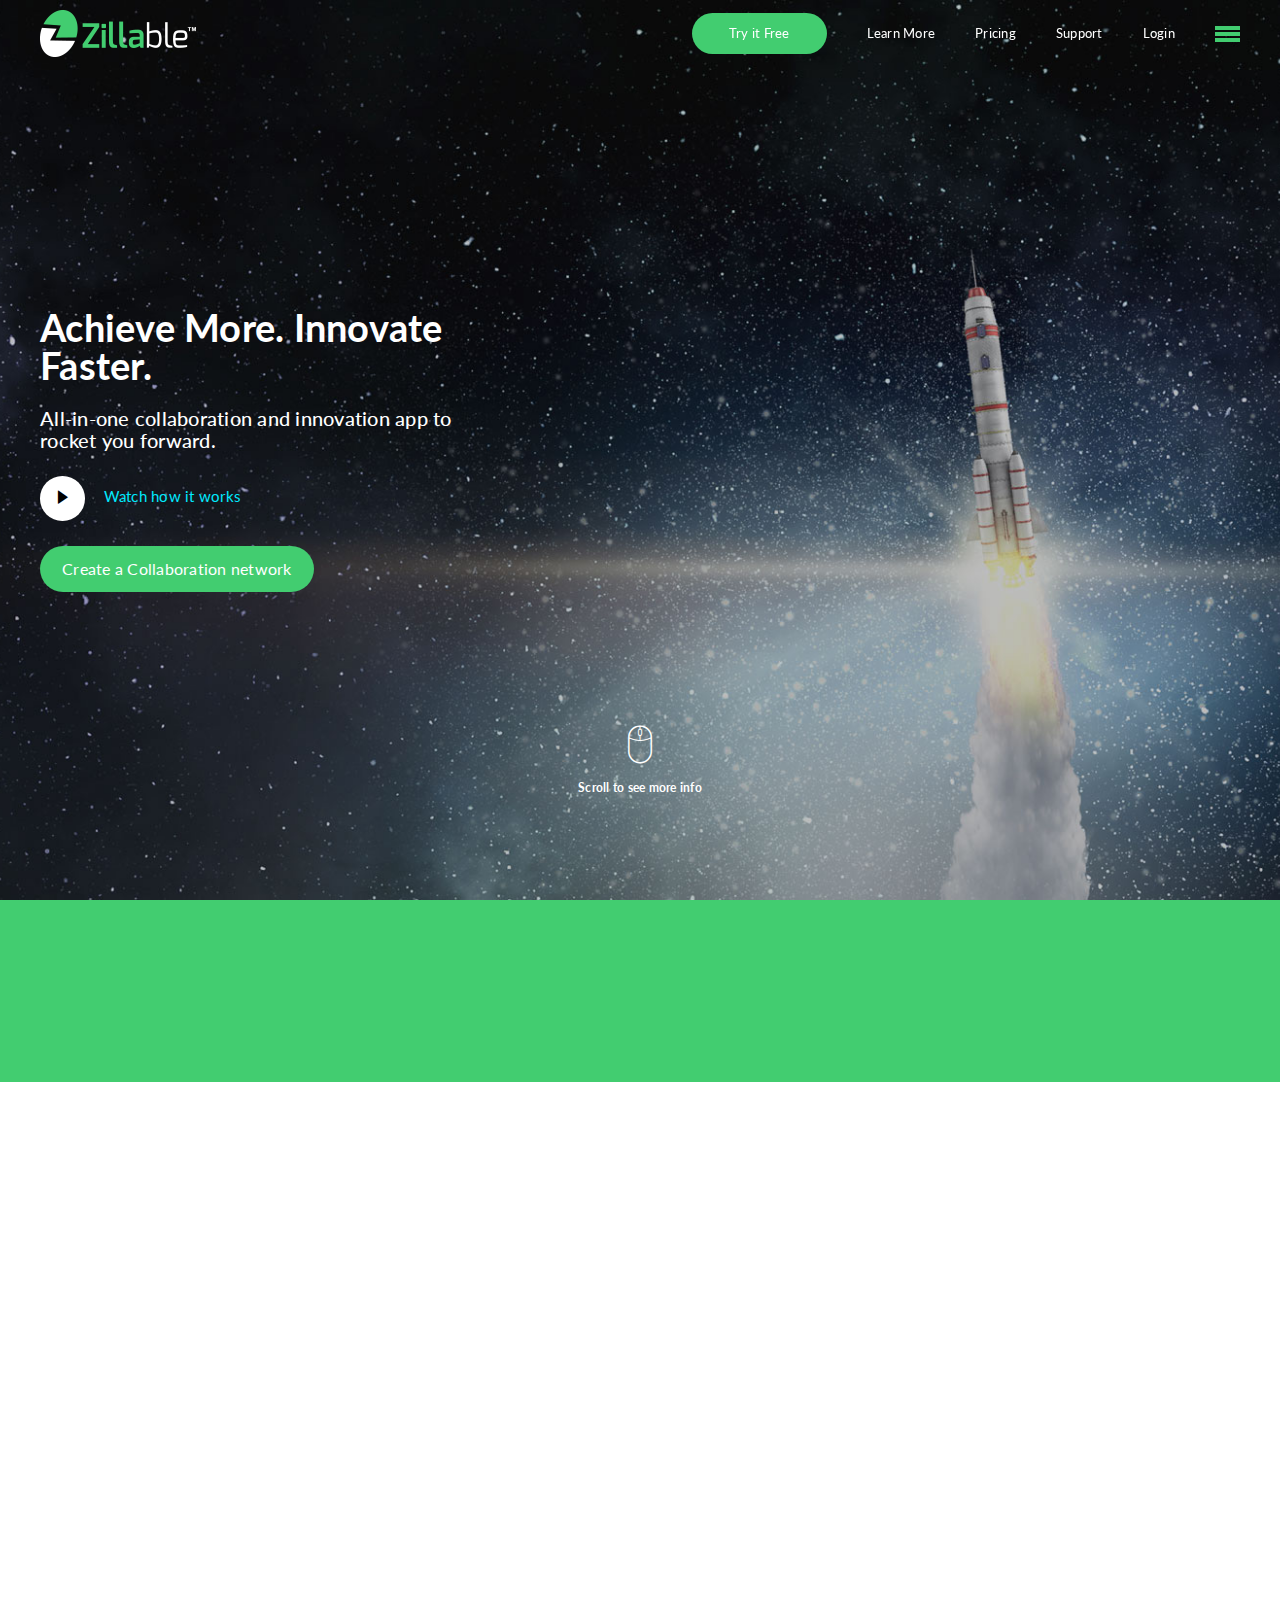
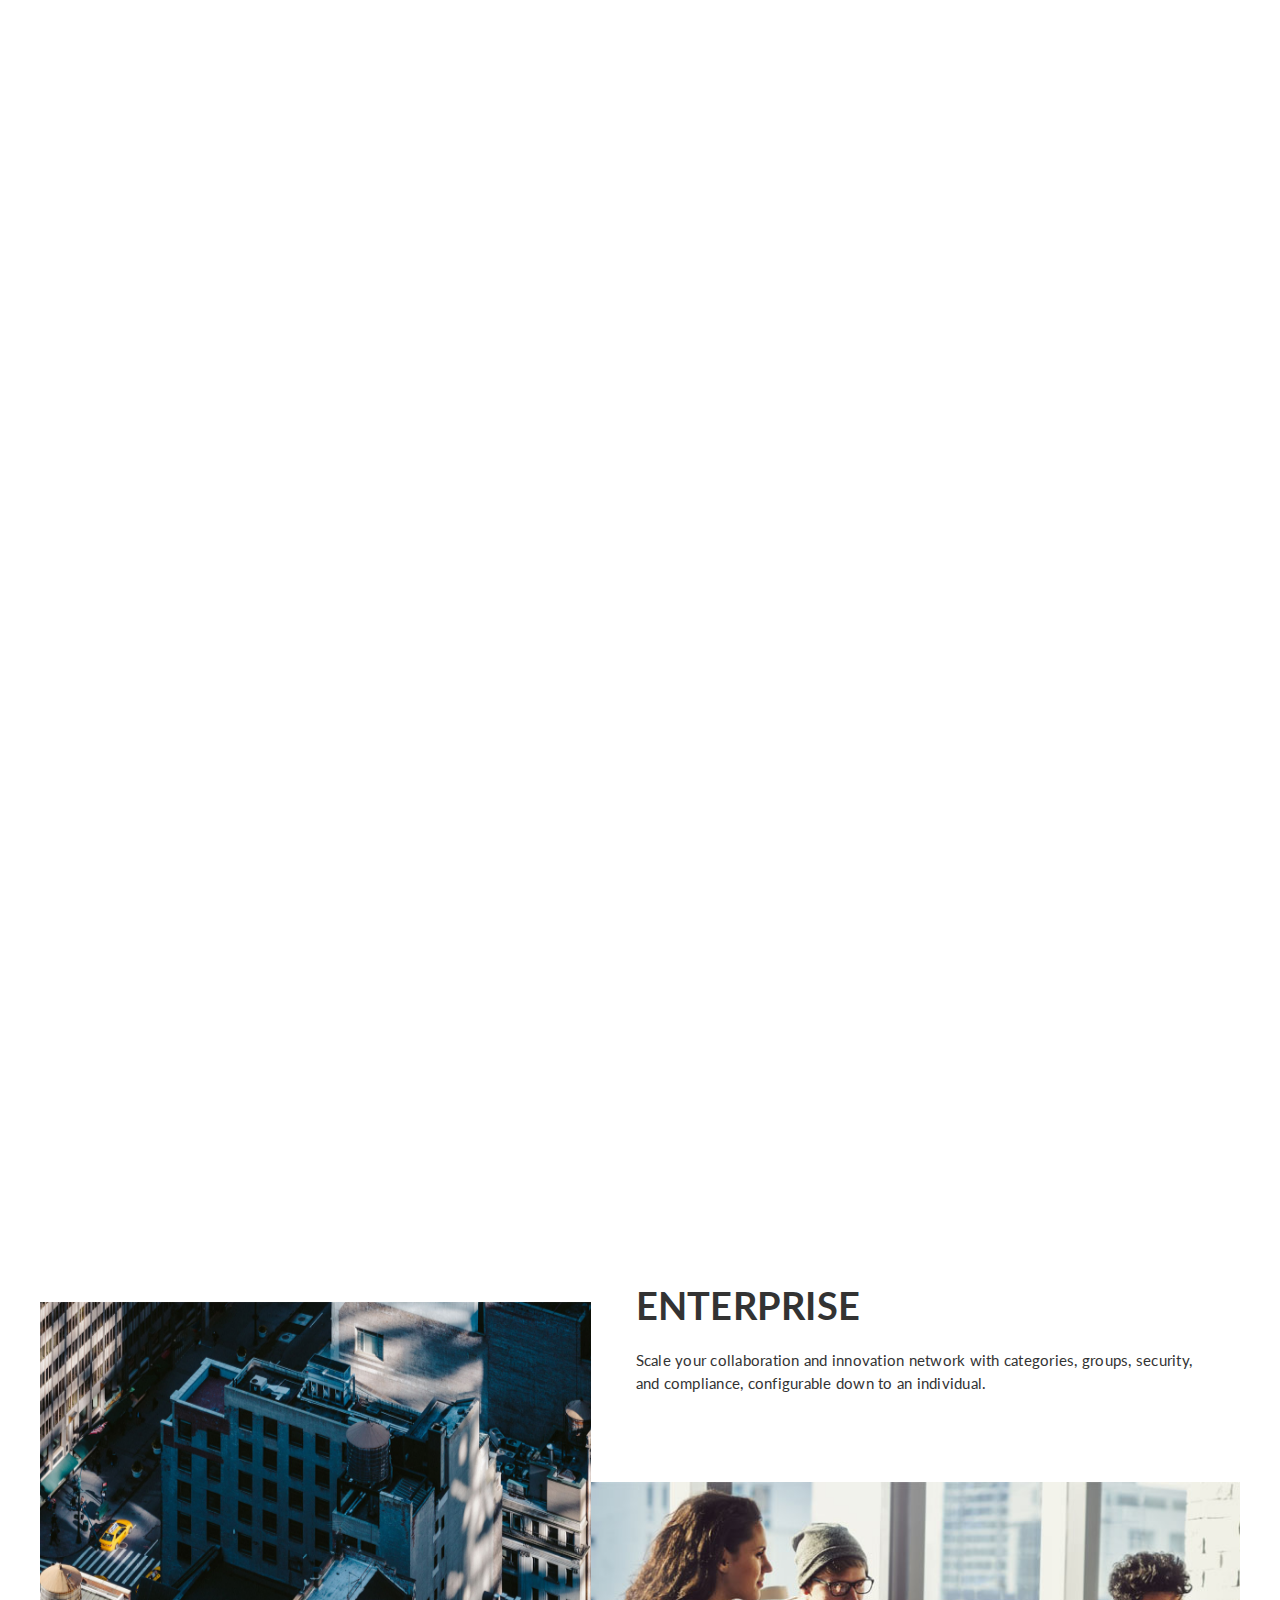
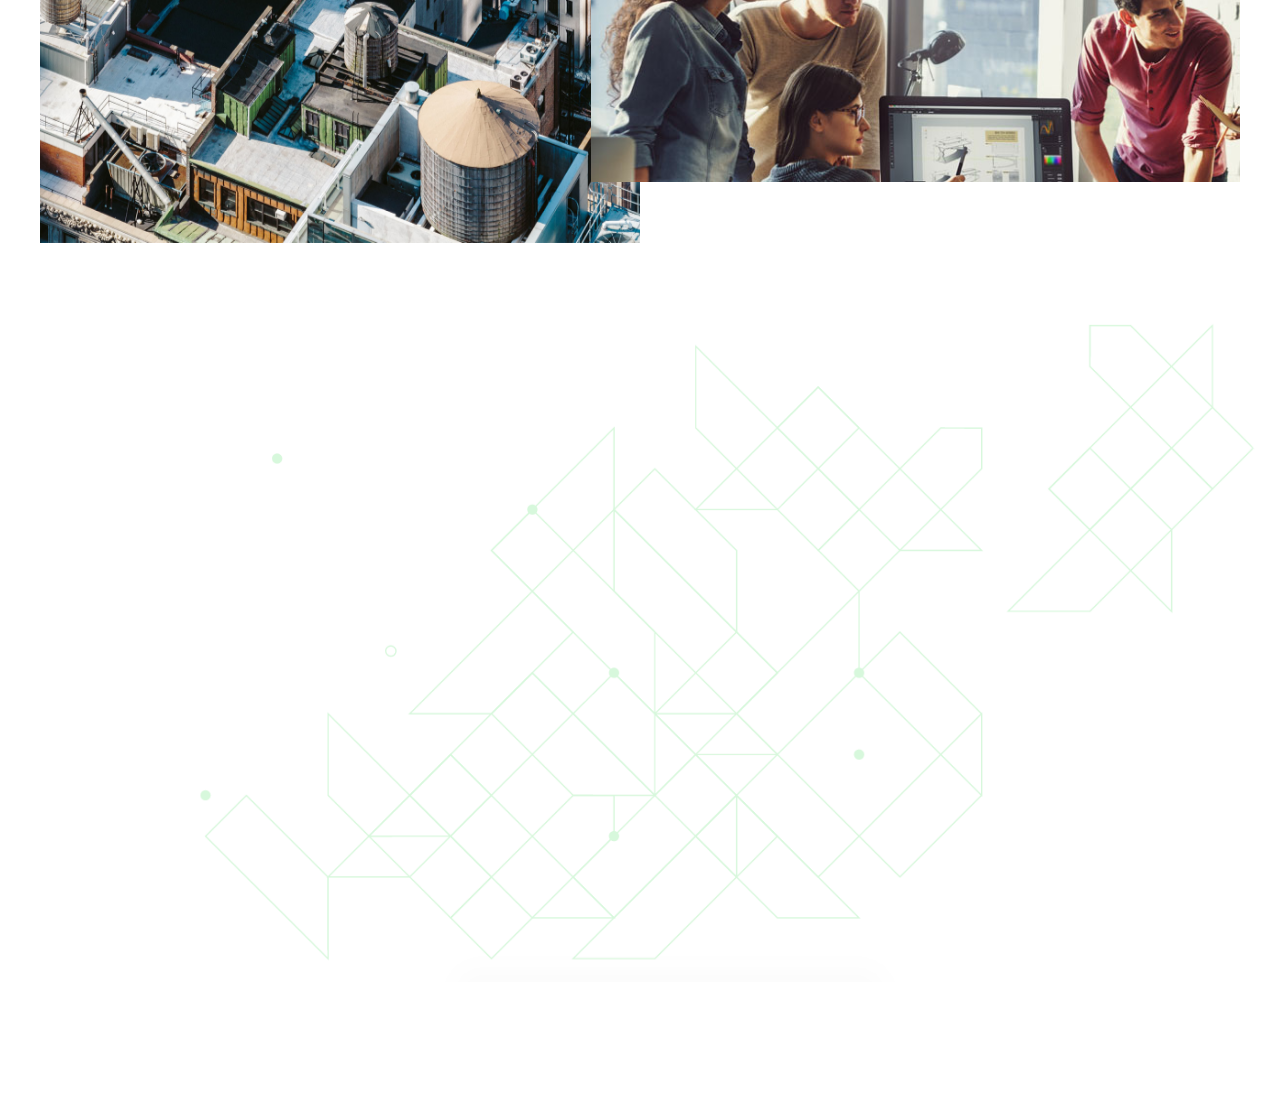
<file: page-index.html>
<!DOCTYPE html>
<html lang="en">
  <head>
    <meta charset="utf-8">
    <meta http-equiv="X-UA-Compatible" content="IE=edge">
    <meta name="viewport" content="width=device-width, initial-scale=1, user-scalable=no">
    <!-- The above 3 meta tags *must* come first in the head; any other head content must come *after* these tags -->
    <!-- <title>Zillable :: Home Template</title> -->
    <title>Zillable :: Home Template</title>

    <link href="https://fonts.googleapis.com/css?family=Lato:300,300i,400,400i,700,700i,900,900i" rel="stylesheet">

    <!-- Main stylesheet -->
    <link href="assets/css/main.css" rel="stylesheet">

    <!-- HTML5 shim and Respond.js for IE8 support of HTML5 elements and media queries -->
    <!-- WARNING: Respond.js doesn't work if you view the page via file:// -->
    <!--[if lt IE 9]>
      <script src="https://oss.maxcdn.com/html5shiv/3.7.3/html5shiv.min.js"></script>
      <script src="https://oss.maxcdn.com/respond/1.4.2/respond.min.js"></script>
    <![endif]-->
  </head>
  <body class="template template--index">

    <!-- Zillable Skeleton -->

    <div class="site-wrapper">

      <!-- Zillable Header -->
      <header id="masthead" class="header header--primary header--is-sticky fadeInDown" data-sticky="true" data-wow-duration="0.25s" data-wow-delay="0.5s" role="banner">
        <div class="header__row">
          <div class="icontainer icontainer--main">

            <div class="row clearfix flex flex--vcenter">
              <div class="col-sm-2 col-xs-2 header__logo-col">
                <h1 class="logo logo--primary">
                  <a href=""><img alt="" class="img img--responsive" src="images/logo.png" /></a>
                </h1>
              </div>
              <div class="col-sm-10 col-xs-10 header__nav-col text-right">
                <nav class="navbar navbar--primary" role="navigation">
                  <div class="navbar__header visible-xs">
                    <a href="" class="navbar__toggle closer" data-toggle-target="menu-wrapper">
                      <span class="menu__bar"></span>
                    </a>
                  </div>
                  <div class="menu-wrapper">
                    <ul class="menu menu--primary flex flex--vcenter flex--hend" role="menu">
                      <li class="menu__item menu__item-btn"><a href="" class="btn btn--md btn--green">Try it Free</a></li>
                      <li class="menu__item"><a href="" class="menu__link">Learn More</a></li>
                      <li class="menu__item"><a href="" class="menu__link">Pricing</a></li>
                      <li class="menu__item"><a href="" class="menu__link">Support</a></li>
                      <li class="menu__item"><a href="" class="menu__link">Login</a></li>
                      <li class="menu__item has-submenu">
                        <a href="javascript:void(0);" class="menu__link">
                          <div class="menu__bar-wrap hidden-xs">
                            <span class="menu__bar"></span>
                            <span class="menu__bar"></span>
                            <span class="menu__bar"></span>
                          </div>
                          <span class="visible-xs">More...</span>
                        </a>
                        <div class="menu__dropdown">
                          <div class="menu__dropdown-inner">
                            <ul class="submenu">
                              <li><a href="">Login </a></li>
                              <li><a href="">Create a New Network </a></li>
                              <li><a href="">Join Public Network </a></li>
                              <li><a href="">Find my Network</a></li>
                              <li><a href="">Invite a Friend</a></li>
                            </ul>
                            <ul class="submenu">
                              <li><a href="">Product </a></li>
                              <li><a href="">Pricing </a></li>
                              <li><a href="">Support </a></li>
                              <li><a href="">Blog</a></li>
                            </ul>
                            <ul class="submenu">
                              <li><a href="">For Business</a></li>
                              <li><a href="">For Nonprofit </a></li>
                              <li><a href="">For Education</a></li>
                            </ul>
                          </div>
                        </div>
                      </li>
                    </ul>
                  </div>
                </nav>
              </div>
            </div>

          </div>
        </div>
      </header><!-- /.#Zillable Header -->

      <!-- Zillable Main -->
      <main id="main" class="main" role="main">

        <!-- Zillable home page banner -->
        <section class="banner banner--hero banner--vh-full banner--flex banner--flex-vc" data-bkg="true" style="background-image: url(images/banner-01.jpg);">
          <div class="banner__row">
            <div class="icontainer icontainer--main">

              <div class="banner__caption banner__caption--sm">
                <span class="banner__title title--lg wow slideInLeft"><strong>Achieve More. Innovate Faster.</strong></span>
                <h5 class="banner__title-sub wow slideInRight">All-in-one collaboration and innovation app to rocket you forward.</h5>
                <div class="lightbox__holder wow slideInDown">
                  <a href="https://www.youtube.com/watch?v=hT_8CiLw85w" class="video-play color--blue lightbox-play gap-btm25"><i class="icon icon-play icon--md icon--white"></i><span>Watch how it works</span></a>
                </div>
                <a href="" class="btn btn--lg btn--green gap-top25 wow zoomIn">Create a Collaboration network</a>
              </div>

            </div>
            <div class="scroll-to-section comp--abs">
              <a href="" class="js-scroller" data-scroll-target="block--take-tour"><i class="icon icon-mouse animated infinite slideOutUp"></i></a>
              <span>Scroll to see more info</span>
            </div>
          </div>
        </section><!-- /.#Zillable home page banner -->

        <!-- Zillable jumbo banner Take the tour block -->
        <section class="block block-gap--lg block--take-tour block--jumbo-banner bkg--green block--flex block--flex-vhc text-center">
          <div class="block__row">
            <div class="icontainer icontainer--main">

              <div class="block__entry text-container-820">
                <h6 class="wow gap-btm10 fadeIn">Zillable, Learn what we can do for you.</h6>
                <div class="tour-guide-row wow slideInRight">
                  <a href=""><span class="block__title title title--md"><strong>Take the Tour</strong><i class="icon icon-circular icon-right-chevron"></i></span></a>
                </div>
                <h6 class="wow fadeIn">Screenshots, feature descriptions, and more...</h6>
              </div>

            </div>
          </div>
        </section><!-- /.#Zillable jumbo banner Take the tour block -->

        <!-- Zillable collaborate block [2 col types grid layout with overlapped cols] -->
        <section class="block block--collaborate block-gap--lg block-theme--green wow fadeIn" data-bkg="true" style="background-image: url(images/pattern-01.png);" data-wow-duration="1s" data-wow-delay="0.25s">
          <div class="banner__row">
            <div class="icontainer icontainer--main">

              <header class="block__header text-center text-container-900 wow fadeIn" data-wow-duration="1s" data-wow-delay="0.5s">
                <span class="block__title color--green title--md title--uc">A People-Focused Collaboration <br/> and Innovation Suite</span>
                <p><strong>Stop switching apps and deploy a suite of collaboration and innovation tools for your most demanding projects. Shift from document-focused apps to a people-focused network that solves real business challenges and accelerates innovation, delivering massive value from day one.</strong></p>
              </header>

              <div class="block__entry gap-top50">

                <div class="clearfix no-gutter flex flex--stretch row-overlapped">
                  <div class="col-sm-12 col-xs-12 flex__col col-overlapped col-overlapped--content js-moving-col" data-order="1">
                    <a href="" class="overlapped__card">
                      <figure class="block__picture block__picture--responsive">
                        <img alt="" src="images/featured-img01.jpg" />
                      </figure>
                      <div class="block__content">
                        <span class="title--lg color--green title--uc"><strong>Collaborate</strong></span>
                        <h5 class="color--gray9d">Get Work done.</h5>
                        <ul class="feature-list gap-top20">
                          <li>
                            <span class="feature-list__title">Chat</span>
                            <span class="feature-list__value">Be productive and transparent.</span>
                          </li>
                          <li>
                            <span class="feature-list__title">Board</span>
                            <span class="feature-list__value">Visually collaborate and manage.</span>
                          </li>
                          <li>
                            <span class="feature-list__title">Notebook</span>
                            <span class="feature-list__value">Organise and remember.</span>
                          </li>
                        </ul>
                        <i class="icon icon-arrow-pointer"></i>
                      </div>
                    </a>
                  </div>
                  <div class="col-sm-12 col-xs-12 flex__col col-overlapped col-overlapped--bkg js-moving-col" data-order="2">
                    <figure class="overlapped__card" data-bkg="true" style="background-image: url(images/featured-img02.jpg);"></figure>
                  </div>
                </div>

              </div>

            </div>
          </div>
        </section><!-- /#Zillable collaborate block [2 col types grid layout with overlapped cols] -->

        <!-- Zillable innovate block [3 col types grid layout] -->
        <section class="block block--innovate block-gap--lg">
          <div class="banner__row">
            <div class="icontainer icontainer--main">

              <header class="block__header text-center text-container-900 wow fadeIn" data-wow-duration="1s" data-wow-delay="0.5s">
                <h3 class="block__title title--uc"><strong>Innovate</strong></h3>
                <h5 class="color--gray9d">Crowdsource and drive innovation.</h5>
              </header>

              <div class="block__entry gap-top80">

                <div class="clearfix gutter-60 flex flex--hcenter">
                  <div class="col-sm-4 col-xs-12 col--innovate flex__col flex__col--eqht wow slideInUp" data-wow-duration="1s" data-wow-delay="0.15s">
                    <div class="block__body bkg--green-dark">
                      <a href="">
                        <i class="icon icon--lg icon--picto icon-idea"></i>
                        <h4><strong>Ideate</strong></h4>
                        <p>Accelerate innovation and <br/> improvements.</p>
                        <span class="article__moreLink">Learn More</span>
                        <i class="icon icon-arrow-pointer"></i>
                      </a>
                    </div>
                  </div>
                  <div class="col-sm-4 col-xs-12 col--innovate flex__col flex__col--eqht wow slideInUp" data-wow-duration="1s" data-wow-delay="0.35s">
                    <div class="block__body bkg--green-dark">
                      <a href="">
                        <i class="icon icon--lg icon--picto icon-idea"></i>
                        <h4><strong>Ideate</strong></h4>
                        <p>Accelerate innovation and <br/> improvements.</p>
                        <span class="article__moreLink">Learn More</span>
                        <i class="icon icon-arrow-pointer"></i>
                      </a>
                    </div>
                  </div>
                  <div class="col-sm-4 col-xs-12 col--innovate flex__col flex__col--eqht wow slideInUp" data-wow-duration="1s" data-wow-delay="0.55s">
                    <div class="block__body bkg--green-dark">
                      <a href="">
                        <i class="icon icon--lg icon--picto icon-idea"></i>
                        <h4><strong>Ideate</strong></h4>
                        <p>Accelerate innovation and <br/> improvements.</p>
                        <span class="article__moreLink">Learn More</span>
                        <i class="icon icon-arrow-pointer"></i>
                      </a>
                    </div>
                  </div>
                </div>

              </div>

            </div>
          </div>
        </section><!-- /.#Zillable innovate block [3 col types grid layout] -->

        <!-- Zillable enterprise block [2 col types grid layout with inveresed overlapped cols] -->
        <section class="block block--is-inverse block--enterprise block-theme--green block-gap--lg">
          <div class="banner__row">
            <div class="icontainer icontainer--main">

              <div class="block__entry">

                <div class="clearfix no-gutter flex flex--stretch row-overlapped">
                  <div class="col-sm-6 col-xs-12 flex__col col-overlapped col-overlapped--content js-moving-col" data-order="1">
                    <a href="" class="overlapped__card">
                      <div class="block__content">
                        <span class="title--lg title--uc"><strong>Enterprise</strong></span>
                        <p>Scale your collaboration and innovation network with categories, groups, security, and compliance, configurable down to an individual.</p>
                        <i class="icon icon-arrow-pointer"></i>
                      </div>
                      <figure class="block__picture block__picture--responsive">
                        <img alt="" src="images/featured-img01.jpg" />
                      </figure>
                    </a>
                  </div>

                  <div class="col-sm-6 col-xs-12 flex__col col-overlapped col-overlapped--bkg js-moving-col" data-order="2">
                    <figure class="overlapped__card" data-bkg="true" style="background-image: url(images/featured-img03.jpg);">
                    </figure>
                  </div>                
                </div>

              </div>

            </div>
          </div>
        </section><!-- /.#Zillable enterprise block [2 col types grid layout with  overlapped cols] -->

        <!-- Zillable feature and signup block -->
        <section class="block block--pattern">
          <div class="icontainer icontainer--main" data-bkg="true" style="background-image: url(images/pattern-02.png);">

            <!-- Zillable signup block -->
            <section class="block block--signup block-gap--sm">
              <div class="banner__row">
                <header class="block__header text-center text-container-480 wow fadeIn" data-wow-duration="1s" data-wow-delay="0.5s">
                  <span class="block__title title--md">Zillable is free to use forever.</span>
                  <a href="" class="btn btn--signup btn--green gap-top40 gap-btm25">Sign up for free</a>
                  <p><strong>You can easily upgrade to our paid plans, <br/>which offers more features and controls.</strong></p>
                </header>
              </div>
            </section><!-- /.#Zillable signup block -->

            <!-- Zillable feature block [3 col types grid layout] -->
            <section class="block block--feature block-gap--lg block-theme--green">
              <div class="banner__row">
                <div class="clearfix gutter-60 flex flex--vstart">
                    <div class="col-sm-4 col-xs-12 col--featured flex__col wow slideInUp" data-wow-duration="1s" data-wow-delay="0.15s">
                      <a href="">
                        <figure>
                          <img alt="" src="images/feature-img01.jpg" />
                        </figure>
                      <div class="block__body">
                        <h4><strong>Product</strong></h4>
                        <p>Learn more about our integrated platform, designed to meet all your collaboration and innovation needs.</p>
                        <i class="icon icon-arrow-pointer"></i>
                      </div>
                      </a>
                    </div>
                    <div class="col-sm-4 col-xs-12 col--featured flex__col wow slideInUp" data-wow-duration="1s" data-wow-delay="0.35s">
                      <a href="">
                        <figure>
                          <img alt="" src="images/feature-img02.jpg" />
                        </figure>
                        <div class="block__body">
                          <h4><strong>Support</strong></h4>
                          <p>Help never sleeps. Access Our guides and get started today!</p>
                          <i class="icon icon-arrow-pointer"></i>
                        </div>
                      </a>
                    </div>
                    <div class="col-sm-4 col-xs-12 col--featured flex__col wow slideInUp" data-wow-duration="1s" data-wow-delay="0.55s">
                      <a href="">
                        <figure>
                          <img alt="" src="images/feature-img02.jpg" />
                        </figure>
                        <div class="block__body">
                          <h4><strong>Blog</strong></h4>
                          <p>Read inspiring articles and get tips for new users.</p>
                          <i class="icon icon-arrow-pointer"></i>
                        </div>
                      </a>
                    </div>
                </div>
              </div>
            </section><!-- Zillable feature block [3 col types grid layout] -->
            
          </div>
        </section><!-- /.#Zillable feature and signup block -->

      </main><!-- /.#Zillable Main -->

      <!-- Zillable Footer -->
      <footer id="colphon" class="footer footer--primary footer--is-sticky" role="contentinfo">
        <div class="footer__row">
          <section class="block block--footer-coverImg banner--overlay banner--overlay-blue">
            <figure>
              <img alt="Parallex Image" class="img img-responsive" src="images/parallax-img01.jpg" />
            </figure>
          </section>

          <section class="block block-gap--lgx block--footer-list bkg--brown">
            <div class="icontainer icontainer--main">

              <div class="clearfix gutter-40 flex flex--stretch">
                <div class="col-sm-5 col-xs-12 flex__col footer__col--sm">
                  <div class="text-container-335">
                    <span class="title--lg"><strong>Together we build better</strong></span>
                  </div>
                </div>

                <div class="col-sm-7 col-xs-12 flex__col footer__col--lg">
                  <div class="clearfix gutter-30 flex flex--stretch">

                    <div class="col-sm-3 col-xs-12 flex__col footer__col--widget">
                      <h4>Zillable</h4>
                      <ul>
                        <li><a href="">Product</a></li>
                        <li><a href="">Pricing</a></li>
                        <li><a href="">Support</a></li>
                        <li><a href="">Blog</a></li>
                        <li><a href="">Log in</a></li>
                        <li><a href="">Create a network</a></li>
                        <li><a href="">Find a network</a></li>
                      </ul>
                    </div>

                    <div class="col-sm-3 col-xs-12 flex__col footer__col--widget">
                      <h4>Uses</h4>
                      <ul>
                        <li><a href="">For Business</a></li>
                        <li><a href="">For Good</a></li>
                        <li><a href="">For Education</a></li>
                      </ul>
                    </div>

                    <div class="col-sm-3 col-xs-12 flex__col footer__col--widget">
                      <h4>Links</h4>
                      <ul>
                        <li><a href="">Getting started</a></li>
                        <li><a href="">Video Guides</a></li>
                        <li><a href="">Mobile Apps</a></li>
                        <li><a href="">Integrations</a></li>
                        <li><a href="">Security Practices</a></li>
                        <li><a href="">Invite a friend</a></li>
                        <li><a href="">New to Zillable</a></li>
                      </ul>
                    </div>

                    <div class="col-sm-3 col-xs-12 flex__col footer__col--widget">
                      <h4>Legal</h4>
                      <ul>
                        <li><a href="">Terms of Services</a></li>
                        <li><a href="">Privacy</a></li>
                        <li><a href="">Copyright</a></li>
                      </ul>
                    </div>

                  </div>
                </div>

              </div>

            </div>
          </section>
        </div>
      </footer><!-- /.#Zillable Footer -->

    </div><!-- /.#Zillable Skeleton -->

    <!-- Back to top -->
    <div class="backTop-wrapper">
        <a href="" id="backTop__trigger" class="backTop__trigger"><i class="arrow--top icon-right-chevron"></i></a>
    </div><!-- /.#Back to top -->

    <!-- jQuery (necessary for Bootstrap's JavaScript plugins) -->
    <script src="assets/js/jquery-3.1.1.min.js"></script>
    <!-- Include all compiled plugins (below), or include individual files as needed -->
    <script src="assets/js/bootstrap.min.js"></script>
    <script src="assets/js/jquery.easing.min.js"></script>
    <script src="assets/js/imagesloaded.pkgd.min.js"></script>
    <script src="assets/js/smoothscroll.min.js"></script>
    <script src="assets/js/wow.min.js"></script>
    <script src="assets/js/lightgallery.min.js"></script>
    <script src="assets/js/lightgallery-helper.min.js"></script>
    <script src="assets/js/all.min.js"></script>
  </body>
</html>
</file>
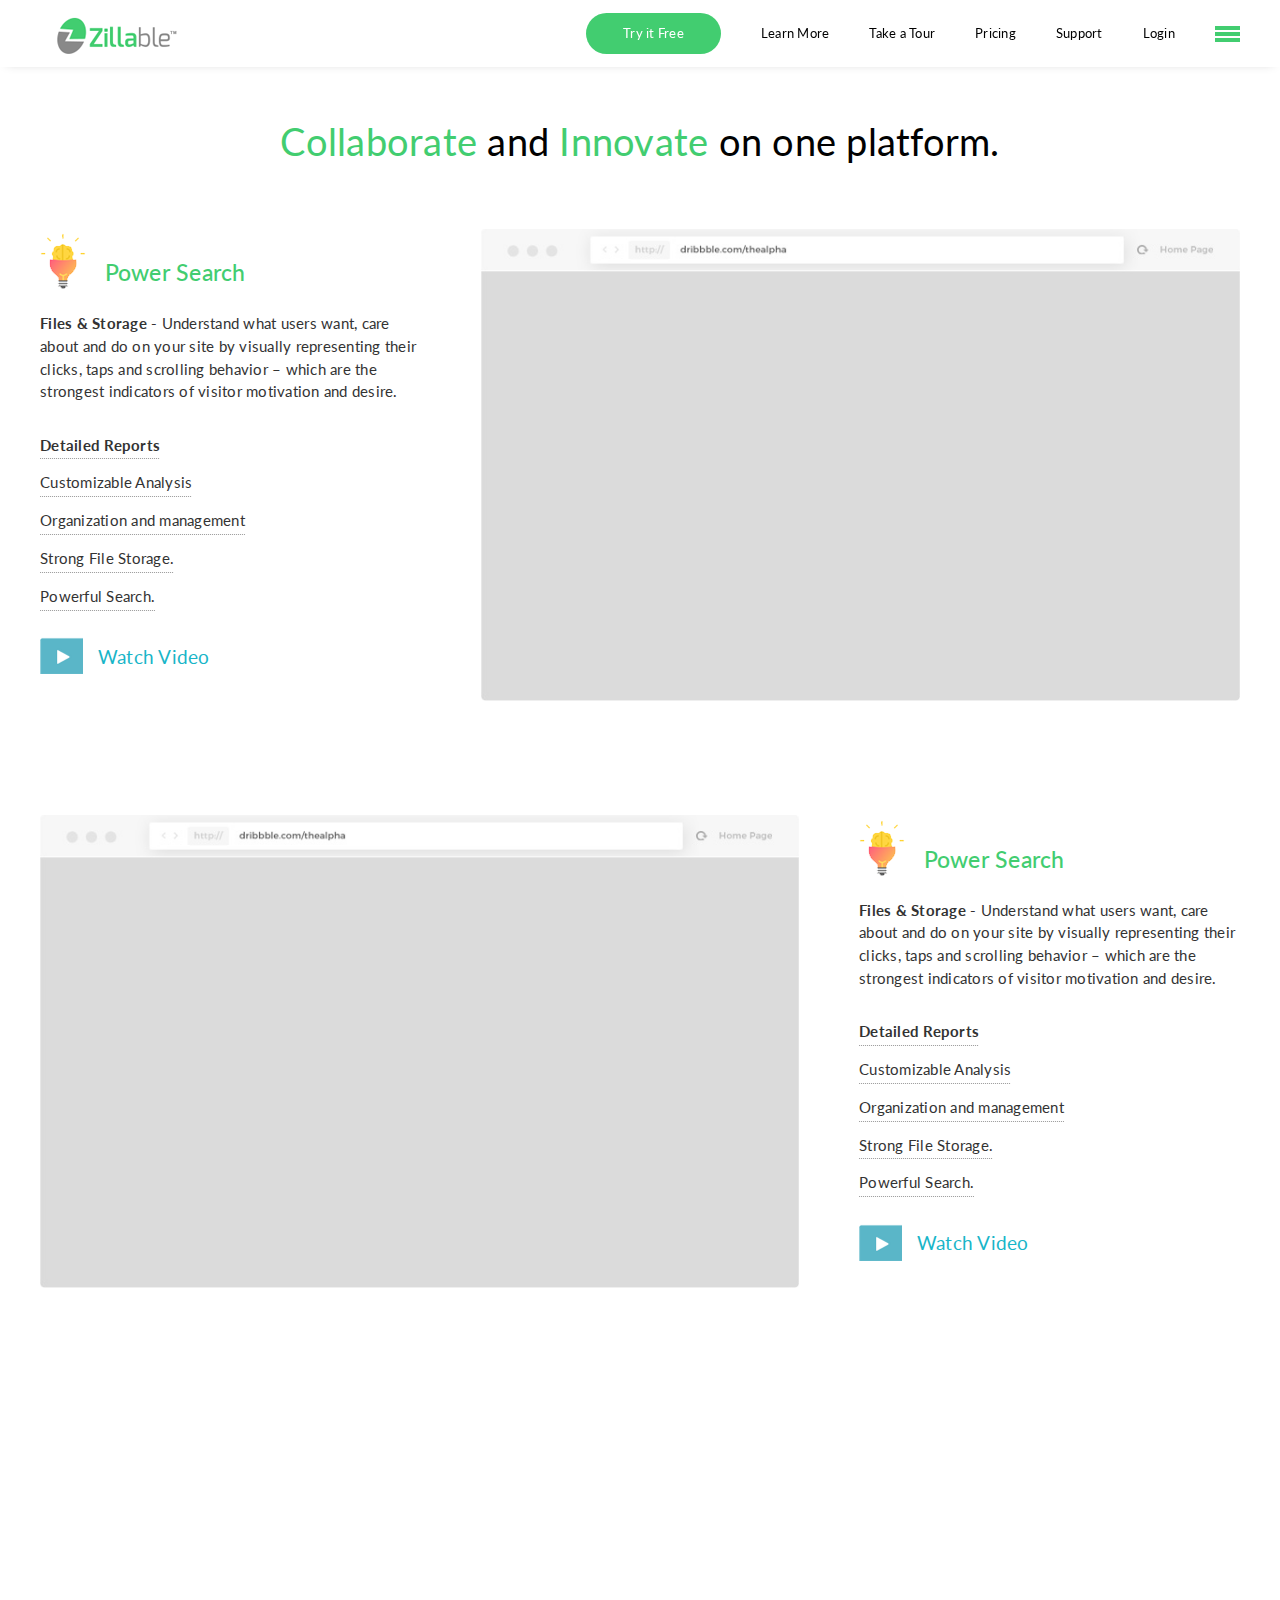
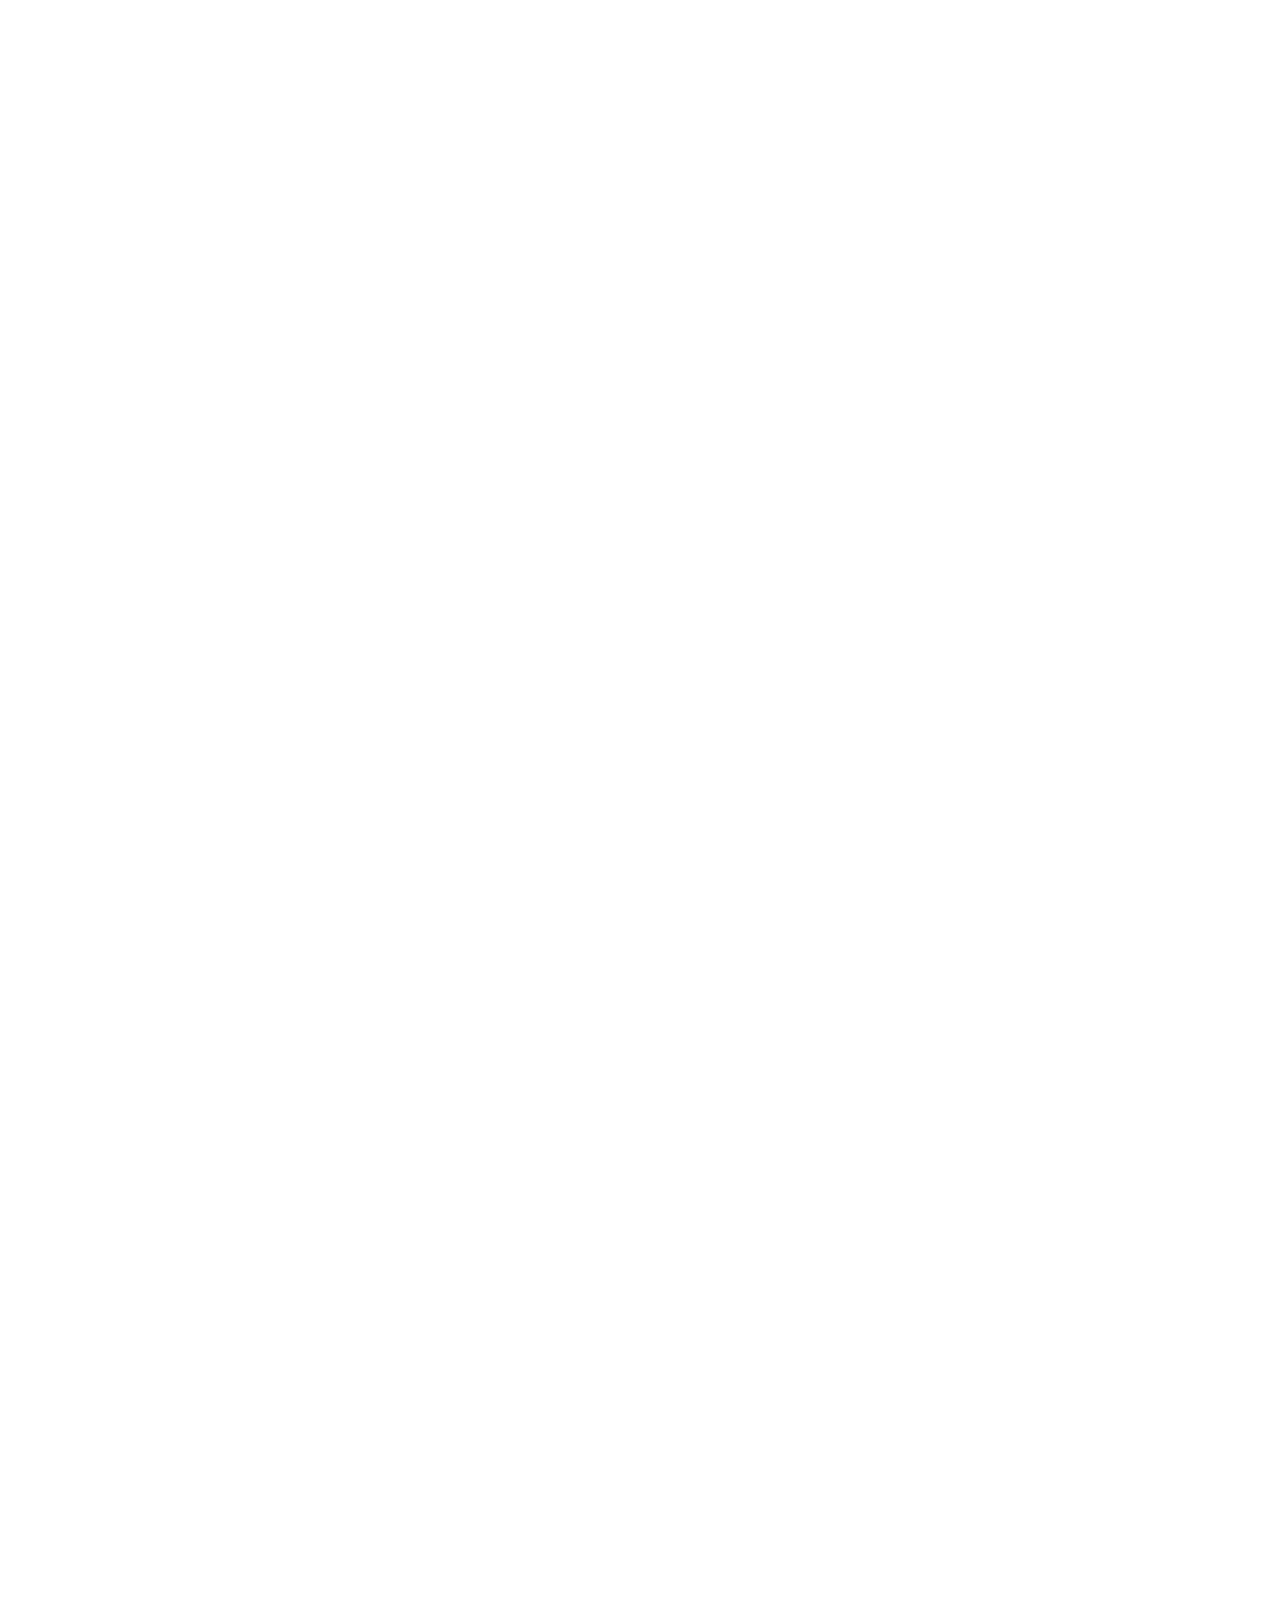
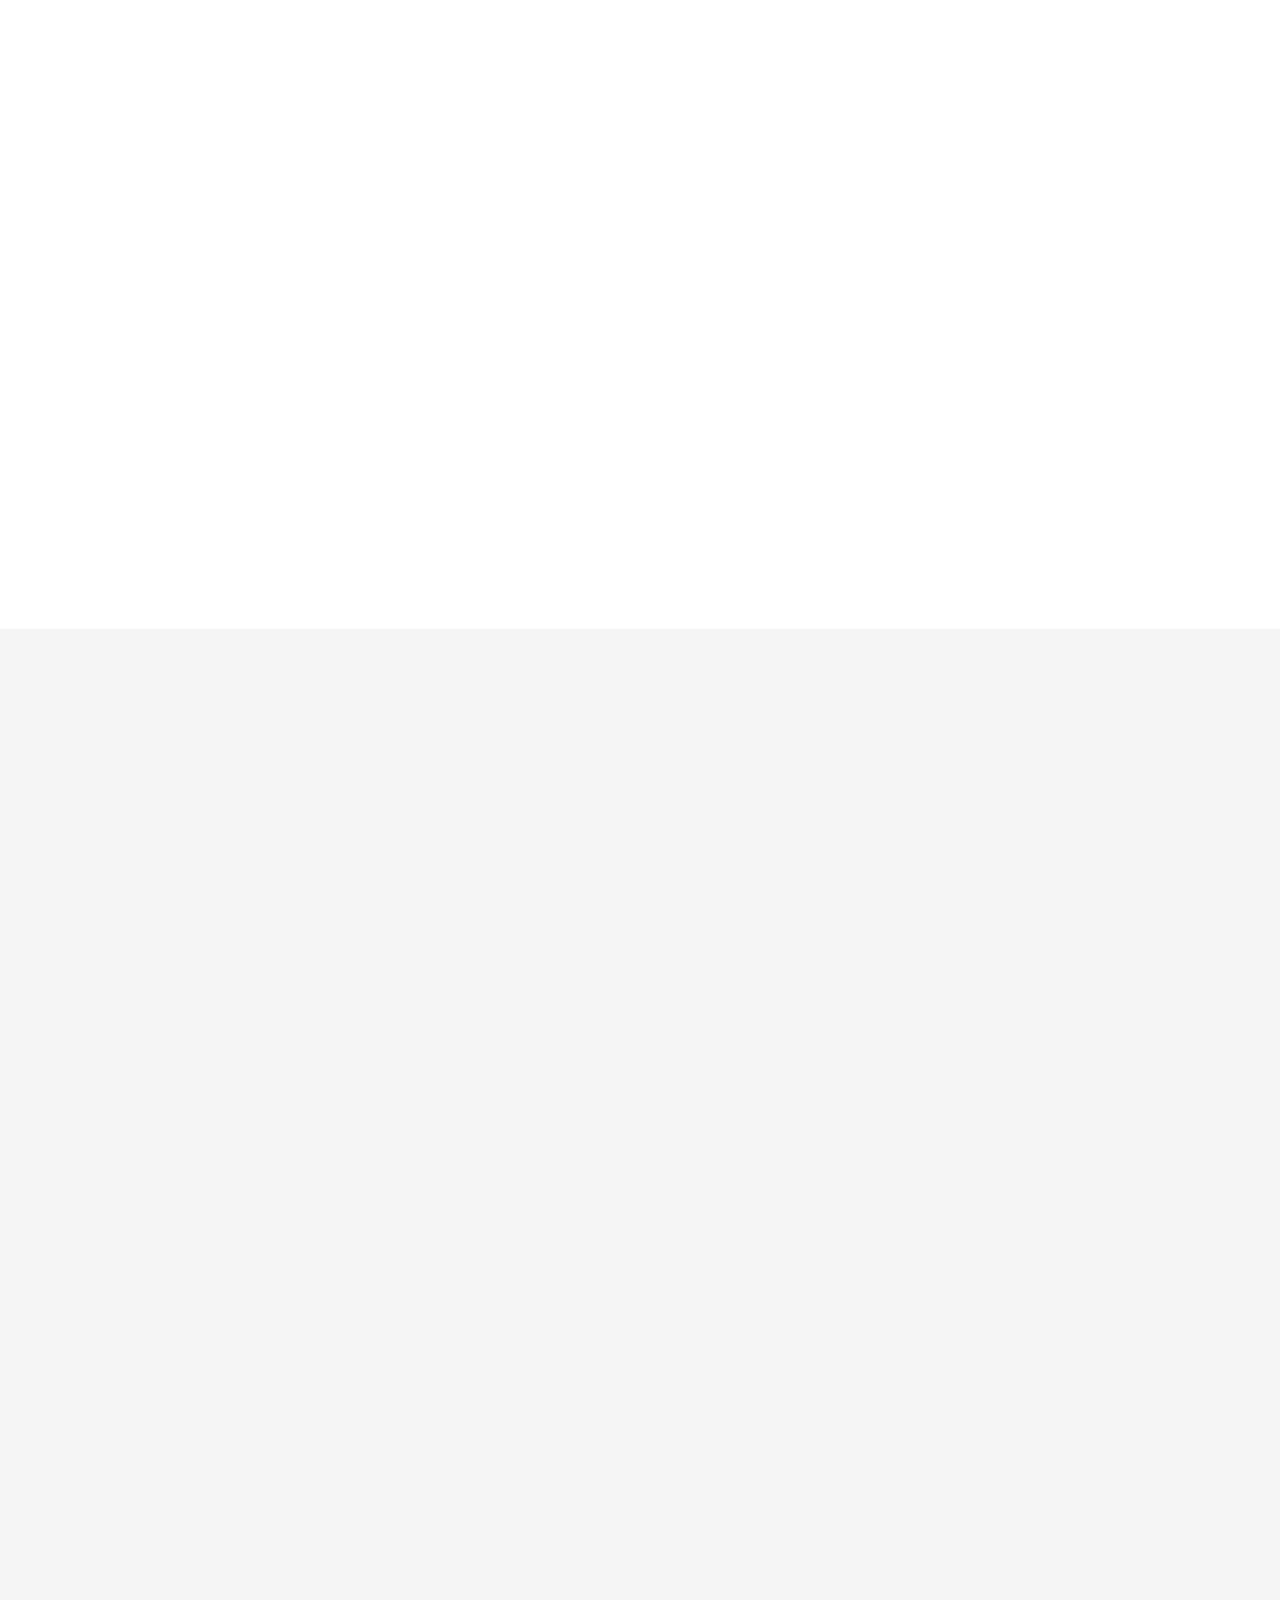
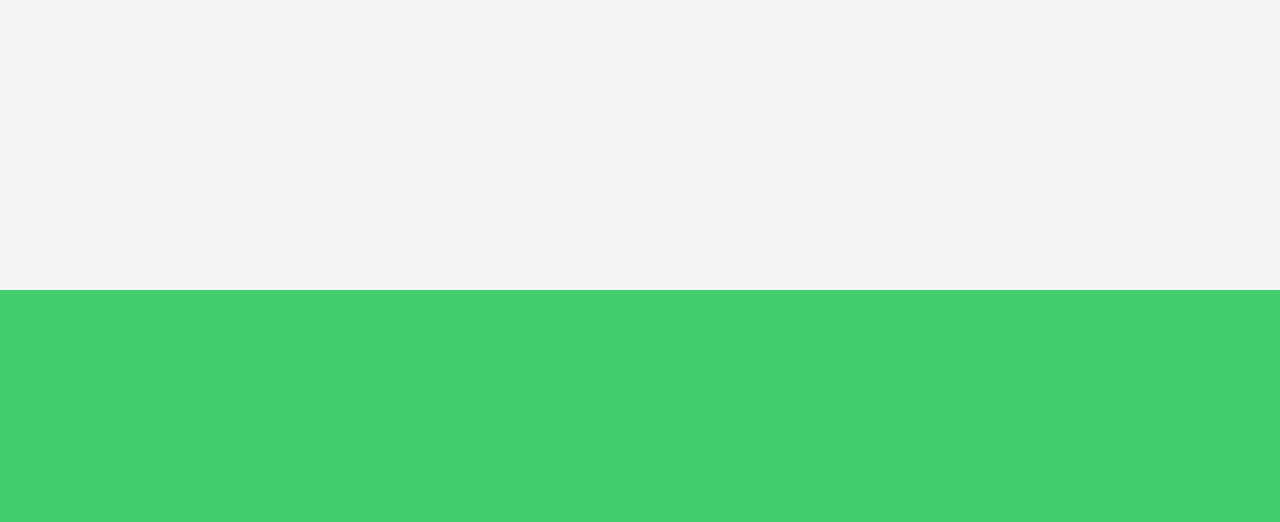
<file: page-product-tour.html>
<!DOCTYPE html>
<html lang="en">
  <head>
    <meta charset="utf-8">
    <meta http-equiv="X-UA-Compatible" content="IE=edge">
    <meta name="viewport" content="width=device-width, initial-scale=1, user-scalable=no">
    <!-- The above 3 meta tags *must* come first in the head; any other head content must come *after* these tags -->
    <!-- <title>Zillable :: Home Template</title> -->
    <title>Zillable :: Product Tour Template</title>

    <link href="https://fonts.googleapis.com/css?family=Lato:300,300i,400,400i,700,700i,900,900i" rel="stylesheet">

    <!-- Main stylesheet -->
    <link href="assets/css/main.css" rel="stylesheet">

    <!-- HTML5 shim and Respond.js for IE8 support of HTML5 elements and media queries -->
    <!-- WARNING: Respond.js doesn't work if you view the page via file:// -->
    <!--[if lt IE 9]>
      <script src="https://oss.maxcdn.com/html5shiv/3.7.3/html5shiv.min.js"></script>
      <script src="https://oss.maxcdn.com/respond/1.4.2/respond.min.js"></script>
    <![endif]-->
  </head>
  <body class="template template--product-tour template--nobanner">

    <!-- Zillable Skeleton -->

    <div class="site-wrapper">

      <!-- Zillable Header -->
      <header id="masthead" class="header header--primary header--is-sticky fadeInDown" data-sticky="true" data-wow-duration="0.25s" data-wow-delay="0.5s" role="banner">
        <div class="header__row">
          <div class="icontainer icontainer--main">

            <div class="row clearfix flex flex--vcenter">
              <div class="col-sm-2 col-xs-2 header__logo-col">
                <h1 class="logo logo--primary">
                  <a href=""><img alt="" class="img img--responsive" src="images/logo-tour.png" /></a>
                </h1>
              </div>
              <div class="col-sm-10 col-xs-10 header__nav-col text-right">
                <nav class="navbar navbar--primary" role="navigation">
                  <div class="navbar__header visible-xs">
                    <a href="" class="navbar__toggle closer" data-toggle-target="menu-wrapper">
                      <span class="menu__bar"></span>
                    </a>
                  </div>
                  <div class="menu-wrapper">
                    <ul class="menu menu--primary flex flex--vcenter flex--hend" role="menu">
                      <li class="menu__item menu__item-btn"><a href="" class="btn btn--md btn--green">Try it Free</a></li>
                      <li class="menu__item"><a href="" class="menu__link">Learn More</a></li>
                      <li class="menu__item"><a href="" class="menu__link">Take a Tour</a></li>
                      <li class="menu__item"><a href="" class="menu__link">Pricing</a></li>
                      <li class="menu__item"><a href="" class="menu__link">Support</a></li>
                      <li class="menu__item"><a href="" class="menu__link">Login</a></li>
                      <li class="menu__item has-submenu">
                        <a href="javascript:void(0);" class="menu__link">
                          <div class="menu__bar-wrap hidden-xs">
                            <span class="menu__bar"></span>
                            <span class="menu__bar"></span>
                            <span class="menu__bar"></span>
                          </div>
                          <span class="visible-xs">More...</span>
                        </a>
                        <div class="menu__dropdown">
                          <div class="menu__dropdown-inner">
                            <ul class="submenu">
                              <li><a href="">Login </a></li>
                              <li><a href="">Create a New Network </a></li>
                              <li><a href="">Join Public Network </a></li>
                              <li><a href="">Find my Network</a></li>
                              <li><a href="">Invite a Friend</a></li>
                            </ul>
                            <ul class="submenu">
                              <li><a href="">Product </a></li>
                              <li><a href="">Pricing </a></li>
                              <li><a href="">Support </a></li>
                              <li><a href="">Blog</a></li>
                            </ul>
                            <ul class="submenu">
                              <li><a href="">For Business</a></li>
                              <li><a href="">For Nonprofit </a></li>
                              <li><a href="">For Education</a></li>
                            </ul>
                          </div>
                        </div>
                      </li>
                    </ul>
                  </div>
                </nav>
              </div>
            </div>

          </div>
        </div>
      </header><!-- /.#Zillable Header -->

      <!-- Zillable Main -->
      <main id="main" class="main" role="main">

        <!-- Zillable product tour template banner block -->
        <section class="banner block-gap--lg banner--sm banner-title banner--product-tour text-center wow fadeIn" data-wow-duration="1s" data-wow-delay="0.15s">
          <div class="banner__row">
            <div class="icontainer icontainer--main">

              <div class="banner__caption banner__caption--white wow slideInDown" data-wow-duration="1s" data-wow-delay="0.15s">
                <span class="title--lg"><span class="color--green">Collaborate</span> and <span class="color--green">Innovate</span> on one platform.</span>
              </div>

            </div>
          </div>
        </section><!-- /.#Zillable product tour template banner block -->

        <!-- Zillable product tour template tour guides block -->
        <section class="block block--product-tour wow fadeIn" data-wow-duration="1s" data-wow-delay="0.15s">
          <div class="block__row">
            <div class="icontainer icontainer--main">

              <div class="product-tour__rows product-tour__rows--odd">
                <div class="clearfix flex flex--vcenter gutter-70">
                  <div class="col-sm-4 col-xs-12 flex__col col--product-tour col--product-tour-sm wow slideInLeft" data-order="1" data-wow-duration="1s" data-wow-delay="0.15s">
                    <div class="col__content">
                      <h2 class="title-with-icon"><i class="picto picto-power-search"></i><span class="color--green">Power Search</span></h2>
                      <p><strong>Files & Storage - </strong>Understand what users want, care about and do on your site by visually representing their clicks, taps and scrolling behavior – which are the strongest indicators of visitor motivation and desire.</p>
                      <ul class="product-tour__list">
                        <li><span><strong>Detailed Reports</strong></span></li>
                        <li><span>Customizable Analysis</span></li>
                        <li><span>Organization and management</span></li>
                        <li><span>Strong File Storage.</span></li>
                        <li><span>Powerful Search.</span></li>
                      </ul>
                      <div class="product-tour__video-row lightbox__holder">
                        <a href="https://www.youtube.com/watch?v=hT_8CiLw85w" class="play-video lightbox-play"><i class="picto play-video-picto"></i><span>Watch Video</span></a>
                      </div>
                    </div>
                  </div>
                  <div class="col-sm-4 col-xs-12 flex__col col--product-tour col--product-tour-lg wow slideInRight" data-order="2" data-wow-duration="1s" data-wow-delay="0.15s">
                    <div class="col__content">
                      <figure>
                        <img src="images/tour-img01.jpg" alt="" />
                      </figure>
                    </div>
                  </div>
                </div>
              </div>

              <div class="product-tour__rows product-tour__rows--even">
                <div class="clearfix flex flex--vcenter gutter-70">
                  <div class="col-sm-4 col-xs-12 flex__col col--product-tour col--product-tour-sm wow slideInRight" data-order="1" data-wow-duration="1s" data-wow-delay="0.15s">
                    <div class="col__content">
                      <h2 class="title-with-icon"><i class="picto picto-power-search"></i><span class="color--green">Power Search</span></h2>
                      <p><strong>Files & Storage - </strong>Understand what users want, care about and do on your site by visually representing their clicks, taps and scrolling behavior – which are the strongest indicators of visitor motivation and desire.</p>
                      <ul class="product-tour__list">
                        <li><span><strong>Detailed Reports</strong></span></li>
                        <li><span>Customizable Analysis</span></li>
                        <li><span>Organization and management</span></li>
                        <li><span>Strong File Storage.</span></li>
                        <li><span>Powerful Search.</span></li>
                      </ul>
                      <div class="product-tour__video-row lightbox__holder">
                        <a href="https://www.youtube.com/watch?v=hT_8CiLw85w" class="play-video lightbox-play"><i class="picto play-video-picto"></i><span>Watch Video</span></a>
                      </div>
                    </div>
                  </div>
                  <div class="col-sm-4 col-xs-12 flex__col col--product-tour col--product-tour-lg wow slideInLeft" data-order="2" data-wow-duration="1s" data-wow-delay="0.15s">
                    <div class="col__content">
                      <figure>
                        <img src="images/tour-img01.jpg" alt="" />
                      </figure>
                    </div>
                  </div>
                </div>
              </div>

              <div class="product-tour__rows product-tour__rows--odd">
                <div class="clearfix flex flex--vcenter gutter-70">
                  <div class="col-sm-4 col-xs-12 flex__col col--product-tour col--product-tour-sm wow slideInLeft" data-order="1" data-wow-duration="1s" data-wow-delay="0.15s">
                    <div class="col__content">
                      <h2 class="title-with-icon"><i class="picto picto-power-search"></i><span class="color--green">Power Search</span></h2>
                      <p><strong>Files & Storage - </strong>Understand what users want, care about and do on your site by visually representing their clicks, taps and scrolling behavior – which are the strongest indicators of visitor motivation and desire.</p>
                      <ul class="product-tour__list">
                        <li><span><strong>Detailed Reports</strong></span></li>
                        <li><span>Customizable Analysis</span></li>
                        <li><span>Organization and management</span></li>
                        <li><span>Strong File Storage.</span></li>
                        <li><span>Powerful Search.</span></li>
                      </ul>
                      <div class="product-tour__video-row lightbox__holder">
                        <a href="https://www.youtube.com/watch?v=hT_8CiLw85w" class="play-video lightbox-play"><i class="picto play-video-picto"></i><span>Watch Video</span></a>
                      </div>
                    </div>
                  </div>
                  <div class="col-sm-4 col-xs-12 flex__col col--product-tour col--product-tour-lg wow slideInRight" data-order="2" data-wow-duration="1s" data-wow-delay="0.15s">
                    <div class="col__content">
                      <figure>
                        <img src="images/tour-img01.jpg" alt="" />
                      </figure>
                    </div>
                  </div>
                </div>
              </div>

              <div class="product-tour__rows product-tour__rows--even">
                <div class="clearfix flex flex--vcenter gutter-70">
                  <div class="col-sm-4 col-xs-12 flex__col col--product-tour col--product-tour-sm wow slideInRight" data-order="1" data-wow-duration="1s" data-wow-delay="0.15s">
                    <div class="col__content">
                      <h2 class="title-with-icon"><i class="picto picto-power-search"></i><span class="color--green">Power Search</span></h2>
                      <p><strong>Files & Storage - </strong>Understand what users want, care about and do on your site by visually representing their clicks, taps and scrolling behavior – which are the strongest indicators of visitor motivation and desire.</p>
                      <ul class="product-tour__list">
                        <li><span><strong>Detailed Reports</strong></span></li>
                        <li><span>Customizable Analysis</span></li>
                        <li><span>Organization and management</span></li>
                        <li><span>Strong File Storage.</span></li>
                        <li><span>Powerful Search.</span></li>
                      </ul>
                      <div class="product-tour__video-row lightbox__holder">
                        <a href="https://www.youtube.com/watch?v=hT_8CiLw85w" class="play-video lightbox-play"><i class="picto play-video-picto"></i><span>Watch Video</span></a>
                      </div>
                    </div>
                  </div>
                  <div class="col-sm-4 col-xs-12 flex__col col--product-tour col--product-tour-lg wow slideInLeft" data-order="2" data-wow-duration="1s" data-wow-delay="0.15s">
                    <div class="col__content">
                      <figure>
                        <img src="images/tour-img01.jpg" alt="" />
                      </figure>
                    </div>
                  </div>
                </div>
              </div>

              <div class="product-tour__rows product-tour__rows--odd">
                <div class="clearfix flex flex--vcenter gutter-70">
                  <div class="col-sm-4 col-xs-12 flex__col col--product-tour col--product-tour-sm wow slideInLeft" data-order="1" data-wow-duration="1s" data-wow-delay="0.15s">
                    <div class="col__content">
                      <h2 class="title-with-icon"><i class="picto picto-power-search"></i><span class="color--green">Power Search</span></h2>
                      <p><strong>Files & Storage - </strong>Understand what users want, care about and do on your site by visually representing their clicks, taps and scrolling behavior – which are the strongest indicators of visitor motivation and desire.</p>
                      <ul class="product-tour__list">
                        <li><span><strong>Detailed Reports</strong></span></li>
                        <li><span>Customizable Analysis</span></li>
                        <li><span>Organization and management</span></li>
                        <li><span>Strong File Storage.</span></li>
                        <li><span>Powerful Search.</span></li>
                      </ul>
                      <div class="product-tour__video-row lightbox__holder">
                        <a href="https://www.youtube.com/watch?v=hT_8CiLw85w" class="play-video lightbox-play"><i class="picto play-video-picto"></i><span>Watch Video</span></a>
                      </div>
                    </div>
                  </div>
                  <div class="col-sm-4 col-xs-12 flex__col col--product-tour col--product-tour-lg wow slideInRight" data-order="2" data-wow-duration="1s" data-wow-delay="0.15s">
                    <div class="col__content">
                      <figure>
                        <img src="images/tour-img01.jpg" alt="" />
                      </figure>
                    </div>
                  </div>
                </div>
              </div>

              <div class="product-tour__rows product-tour__rows--even">
                <div class="clearfix flex flex--vcenter gutter-70">
                  <div class="col-sm-4 col-xs-12 flex__col col--product-tour col--product-tour-sm wow slideInRight" data-order="1" data-wow-duration="1s" data-wow-delay="0.15s">
                    <div class="col__content">
                      <h2 class="title-with-icon"><i class="picto picto-power-search"></i><span class="color--green">Power Search</span></h2>
                      <p><strong>Files & Storage - </strong>Understand what users want, care about and do on your site by visually representing their clicks, taps and scrolling behavior – which are the strongest indicators of visitor motivation and desire.</p>
                      <ul class="product-tour__list">
                        <li><span><strong>Detailed Reports</strong></span></li>
                        <li><span>Customizable Analysis</span></li>
                        <li><span>Organization and management</span></li>
                        <li><span>Strong File Storage.</span></li>
                        <li><span>Powerful Search.</span></li>
                      </ul>
                      <div class="product-tour__video-row lightbox__holder">
                        <a href="https://www.youtube.com/watch?v=hT_8CiLw85w" class="play-video lightbox-play"><i class="picto play-video-picto"></i><span>Watch Video</span></a>
                      </div>
                    </div>
                  </div>
                  <div class="col-sm-4 col-xs-12 flex__col col--product-tour col--product-tour-lg wow slideInLeft" data-order="2" data-wow-duration="1s" data-wow-delay="0.15s">
                    <div class="col__content">
                      <figure>
                        <img src="images/tour-img01.jpg" alt="" />
                      </figure>
                    </div>
                  </div>
                </div>
              </div>

            </div>
          </div>
        </section><!-- /.#Zillable product tour template tour guides block -->

        <!-- Zillable product tour template filter section -->
        <section class="block block-gap--md block--services-filter bkg--whisper">
          <div class="block__row">
            <div class="icontainer icontainer--main">

              <header class="block__header text-center text-container-900 wow fadeIn" data-wow-duration="1s" data-wow-delay="0.15s">
                <h3 class="block__title block__title--md wow slideInLeft" data-wow-duration="1s" data-wow-delay="0.15s"><strong>Features, so <span class="color--green text--dashed">awesome</span>, you will change the world.</strong></h3>
              </header>

              <div class="product-tour-filter__row gap-top50">
                <!-- Filter button group -->
                <ul class="product-tour-filter__list flex flex--hcenter wow zoomIn" data-wow-duration="1s" data-wow-delay="0.5s" role="button-group">
                  <li class="product-tour-filter__item isActive">
                    <a href="" class="btn btn--sm btn--green" data-filter="all">All</a>
                  </li>
                  <li class="product-tour-filter__item">
                    <a href="" class="btn btn--sm btn--green" data-filter="team-management">Communication</a>
                  </li>
                  <li class="product-tour-filter__item">
                    <a href="" class="btn btn--sm" data-filter="project-management">Management</a>
                  </li>
                  <li class="product-tour-filter__item">
                    <a href="" class="btn btn--sm" data-filter="personal">Personal</a>
                  </li>
                  <li class="product-tour-filter__item">
                    <a href="" class="btn btn--sm" data-filter="ideation">Ideation</a>
                  </li>
                  <li class="product-tour-filter__item">
                    <a href="" class="btn btn--sm" data-filter="ideation">Analytics</a>
                  </li>
                </ul><!-- /.#Filter button group -->

                <!-- Filter container -->
                <div class="product-tour-container__row gap-top50 wow slideInUp" data-wow-duration="1s" data-wow-delay="0.75s">
                  <div id="product-tour-container" class="clearfix gutter-10 js-row flex flex--vstart flex--wrap product-tour-filter__container">
                    <div class="col-sm-4 col-xs-12 product-tour-filter__cols js-last-col team-management">
                      <div class="col__content">
                        <h2 class="title-with-icon"><i class="picto picto-filter-icon"></i><span><strong>Easy Installation</strong></span></h2>
                        <p>Installation is quick and simple using one script with support for tag managers and hundreds of platforms.</p>
                      </div>
                    </div>
                    <div class="col-sm-4 col-xs-12 product-tour-filter__cols js-last-col project-management">
                      <div class="col__content">
                        <h2 class="title-with-icon"><i class="picto picto-filter-icon"></i><span><strong>Easy Installation</strong></span></h2>
                        <p>Installation is quick and simple using one script with support for tag managers and hundreds of platforms.</p>
                      </div>
                    </div>
                    <div class="col-sm-4 col-xs-12 product-tour-filter__cols js-last-col personal">
                      <div class="col__content">
                        <h2 class="title-with-icon"><i class="picto picto-filter-icon"></i><span><strong>Easy Installation</strong></span></h2>
                        <p>Installation is quick and simple using one script with support for tag managers and hundreds of platforms.</p>
                      </div>
                    </div>
                    <div class="col-sm-4 col-xs-12 product-tour-filter__cols js-last-col ideation">
                      <div class="col__content">
                        <h2 class="title-with-icon"><i class="picto picto-filter-icon"></i><span><strong>Easy Installation</strong></span></h2>
                        <p>Installation is quick and simple using one script with support for tag managers and hundreds of platforms.</p>
                      </div>
                    </div>
                    <div class="col-sm-4 col-xs-12 product-tour-filter__cols js-last-col team-management">
                      <div class="col__content">
                        <h2 class="title-with-icon"><i class="picto picto-filter-icon"></i><span><strong>Easy Installation</strong></span></h2>
                        <p>Installation is quick and simple using one script with support for tag managers and hundreds of platforms.</p>
                      </div>
                    </div>
                    <div class="col-sm-4 col-xs-12 product-tour-filter__cols js-last-col project-management">
                      <div class="col__content">
                        <h2 class="title-with-icon"><i class="picto picto-filter-icon"></i><span><strong>Easy Installation</strong></span></h2>
                        <p>Installation is quick and simple using one script with support for tag managers and hundreds of platforms.</p>
                      </div>
                    </div>
                    <div class="col-sm-4 col-xs-12 product-tour-filter__cols js-last-col personal">
                      <div class="col__content">
                        <h2 class="title-with-icon"><i class="picto picto-filter-icon"></i><span><strong>Easy Installation</strong></span></h2>
                        <p>Installation is quick and simple using one script with support for tag managers and hundreds of platforms.</p>
                      </div>
                    </div>
                    <div class="col-sm-4 col-xs-12 product-tour-filter__cols js-last-col ideation">
                      <div class="col__content">
                        <h2 class="title-with-icon"><i class="picto picto-filter-icon"></i><span><strong>Easy Installation</strong></span></h2>
                        <p>Installation is quick and simple using one script with support for tag managers and hundreds of platforms.</p>
                      </div>
                    </div>
                    <div class="col-sm-4 col-xs-12 product-tour-filter__cols js-last-col team-management">
                      <div class="col__content">
                        <h2 class="title-with-icon"><i class="picto picto-filter-icon"></i><span><strong>Easy Installation</strong></span></h2>
                        <p>Installation is quick and simple using one script with support for tag managers and hundreds of platforms.</p>
                      </div>
                    </div>
                    <div class="col-sm-4 col-xs-12 product-tour-filter__cols js-last-col project-management">
                      <div class="col__content">
                        <h2 class="title-with-icon"><i class="picto picto-filter-icon"></i><span><strong>Easy Installation</strong></span></h2>
                        <p>Installation is quick and simple using one script with support for tag managers and hundreds of platforms.</p>
                      </div>
                    </div>
                    <div class="col-sm-4 col-xs-12 product-tour-filter__cols js-last-col personal">
                      <div class="col__content">
                        <h2 class="title-with-icon"><i class="picto picto-filter-icon"></i><span><strong>Easy Installation</strong></span></h2>
                        <p>Installation is quick and simple using one script with support for tag managers and hundreds of platforms.</p>
                      </div>
                    </div>
                    <div class="col-sm-4 col-xs-12 product-tour-filter__cols js-last-col ideation">
                      <div class="col__content">
                        <h2 class="title-with-icon"><i class="picto picto-filter-icon"></i><span><strong>Easy Installation</strong></span></h2>
                        <p>Installation is quick and simple using one script with support for tag managers and hundreds of platforms.</p>
                      </div>
                    </div>
                  </div>
                </div><!-- /.#Filter container -->
              </div>

            </div>
          </div>
        </section>
        <!-- /.#Zillable product tour template filter section -->

        <!-- Zillable jumbo banner create a network block -->
        <section class="block block-gap--lg block--jumbo-banner bkg--green block--flex block--flex-vhc text-center">
          <div class="block__row">
            <div class="icontainer icontainer--main">

              <div class="block__entry text-container-820">
                <h3 class="block__title gap-btm25 wow slideInLeft"><strong>Get Started Now</strong></h3>
                <a href="" class="btn btn--lg btn--white gap-top25 wow zoomIn">Create a Free Network</a>
              </div>

            </div>
          </div>
        </section><!-- /.#Zillable jumbo banner create a network block -->

      </main><!-- /.#Zillable Main -->

      <!-- Zillable Footer -->
      <footer id="colphon" class="footer footer--primary footer--is-sticky" role="contentinfo">
        <div class="footer__row">
          <section class="block block--footer-coverImg banner--overlay banner--overlay-blue">
            <figure>
              <img alt="Parallex Image" class="img img-responsive" src="images/parallax-img01.jpg" />
            </figure>
          </section>

          <section class="block block-gap--lgx block--footer-list bkg--brown">
            <div class="icontainer icontainer--main">

              <div class="clearfix gutter-40 flex flex--stretch">
                <div class="col-sm-5 col-xs-12 flex__col footer__col--sm">
                  <div class="text-container-335">
                    <span class="title--lg"><strong>Together we build better</strong></span>
                  </div>
                </div>

                <div class="col-sm-7 col-xs-12 flex__col footer__col--lg">
                  <div class="clearfix gutter-30 flex flex--stretch">

                    <div class="col-sm-3 col-xs-12 flex__col footer__col--widget">
                      <h4>Zillable</h4>
                      <ul>
                        <li><a href="">Product</a></li>
                        <li><a href="">Pricing</a></li>
                        <li><a href="">Support</a></li>
                        <li><a href="">Blog</a></li>
                        <li><a href="">Log in</a></li>
                        <li><a href="">Create a network</a></li>
                        <li><a href="">Find a network</a></li>
                      </ul>
                    </div>

                    <div class="col-sm-3 col-xs-12 flex__col footer__col--widget">
                      <h4>Uses</h4>
                      <ul>
                        <li><a href="">For Business</a></li>
                        <li><a href="">For Good</a></li>
                        <li><a href="">For Education</a></li>
                      </ul>
                    </div>

                    <div class="col-sm-3 col-xs-12 flex__col footer__col--widget">
                      <h4>Links</h4>
                      <ul>
                        <li><a href="">Getting started</a></li>
                        <li><a href="">Video Guides</a></li>
                        <li><a href="">Mobile Apps</a></li>
                        <li><a href="">Integrations</a></li>
                        <li><a href="">Security Practices</a></li>
                        <li><a href="">Invite a friend</a></li>
                        <li><a href="">New to Zillable</a></li>
                      </ul>
                    </div>

                    <div class="col-sm-3 col-xs-12 flex__col footer__col--widget">
                      <h4>Legal</h4>
                      <ul>
                        <li><a href="">Terms of Services</a></li>
                        <li><a href="">Privacy</a></li>
                        <li><a href="">Copyright</a></li>
                      </ul>
                    </div>

                  </div>
                </div>

              </div>

            </div>
          </section>
        </div>
      </footer><!-- /.#Zillable Footer -->

    </div><!-- /.#Zillable Skeleton -->

    <!-- Back to top -->
    <div class="backTop-wrapper">
        <a href="" id="backTop__trigger" class="backTop__trigger"><i class="arrow--top icon-right-chevron"></i></a>
    </div><!-- /.#Back to top -->

    <!-- jQuery (necessary for Bootstrap's JavaScript plugins) -->
    <script src="assets/js/jquery-3.1.1.min.js"></script>
    <!-- Include all compiled plugins (below), or include individual files as needed -->
    <script src="assets/js/bootstrap.min.js"></script>
    <script src="assets/js/jquery.easing.min.js"></script>
    <script src="assets/js/imagesloaded.pkgd.min.js"></script>
    <script src="assets/js/isotope.pkgd.min.js"></script>
    <script src="assets/js/smoothscroll.min.js"></script>
    <script src="assets/js/wow.min.js"></script>
    <script src="assets/js/lightgallery.min.js"></script>
    <script src="assets/js/lightgallery-helper.min.js"></script>
    <script src="assets/js/all.min.js"></script>
  </body>
</html>
</file>
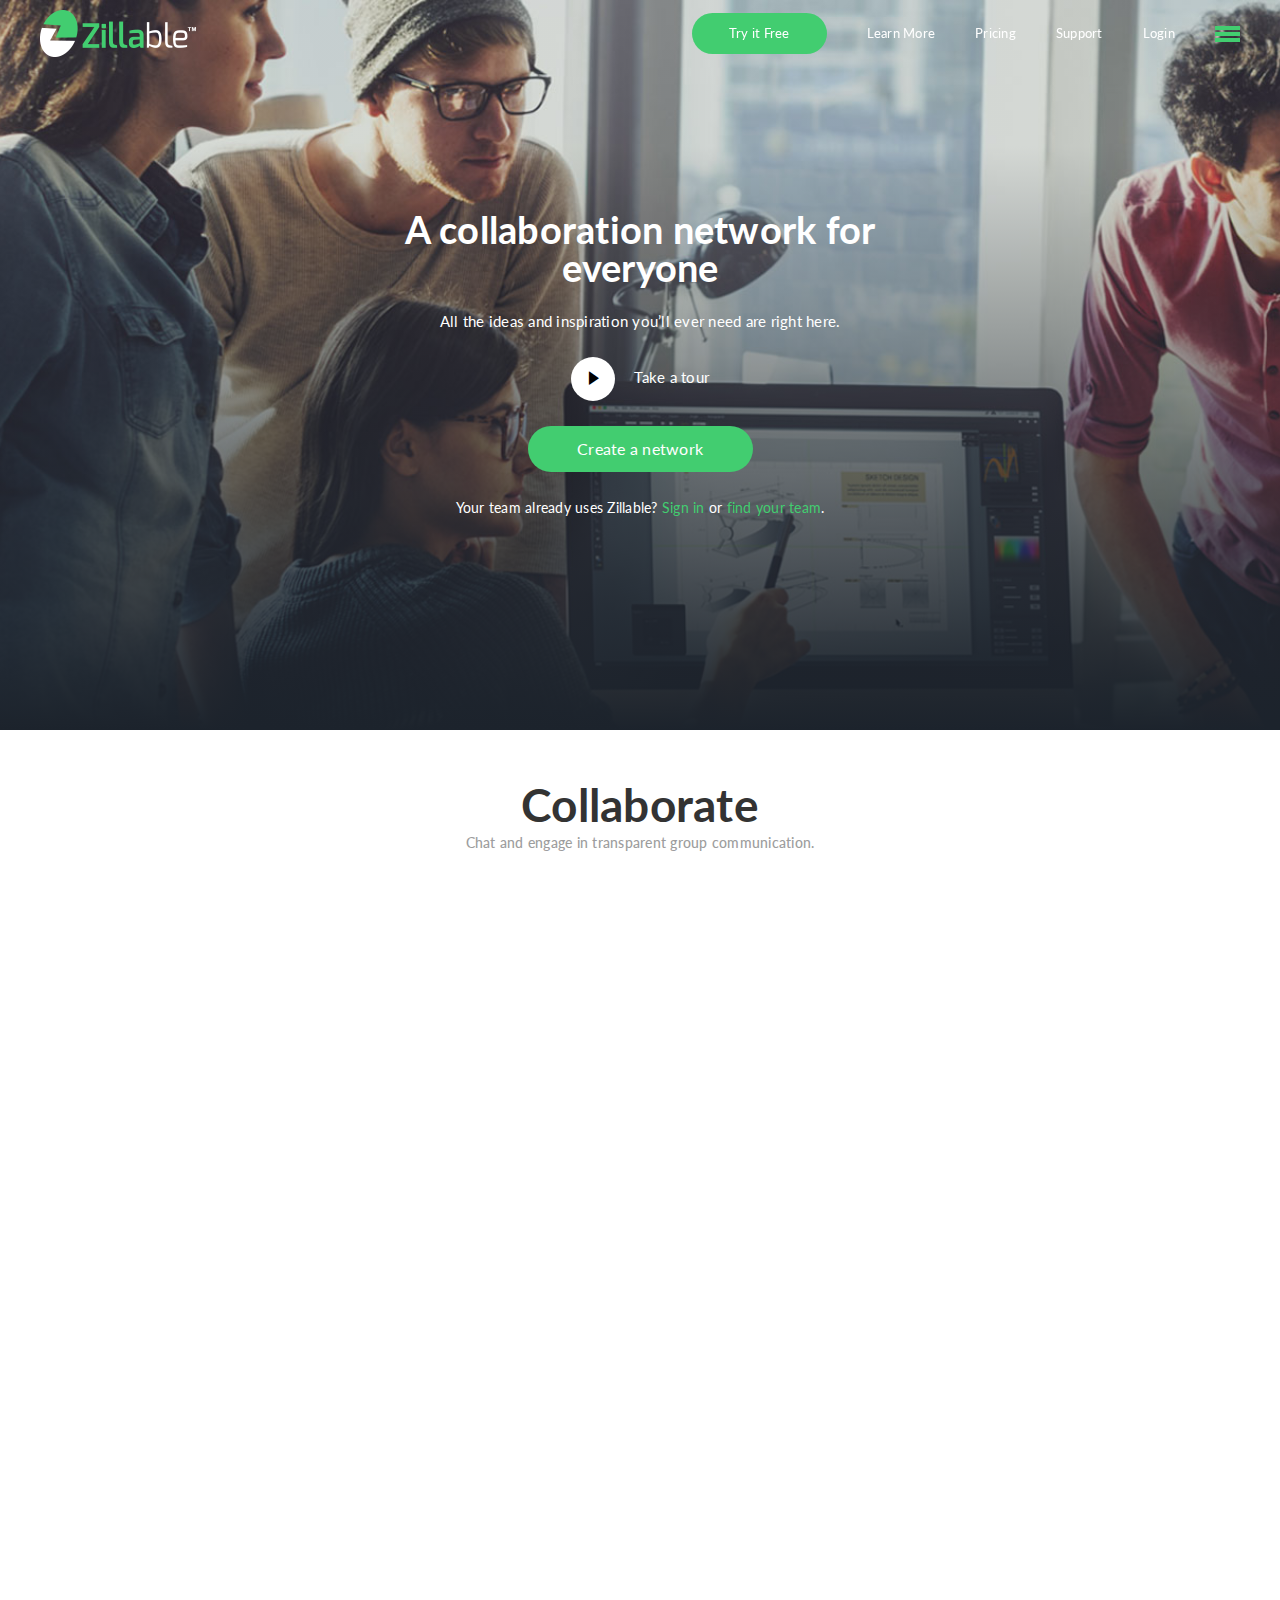
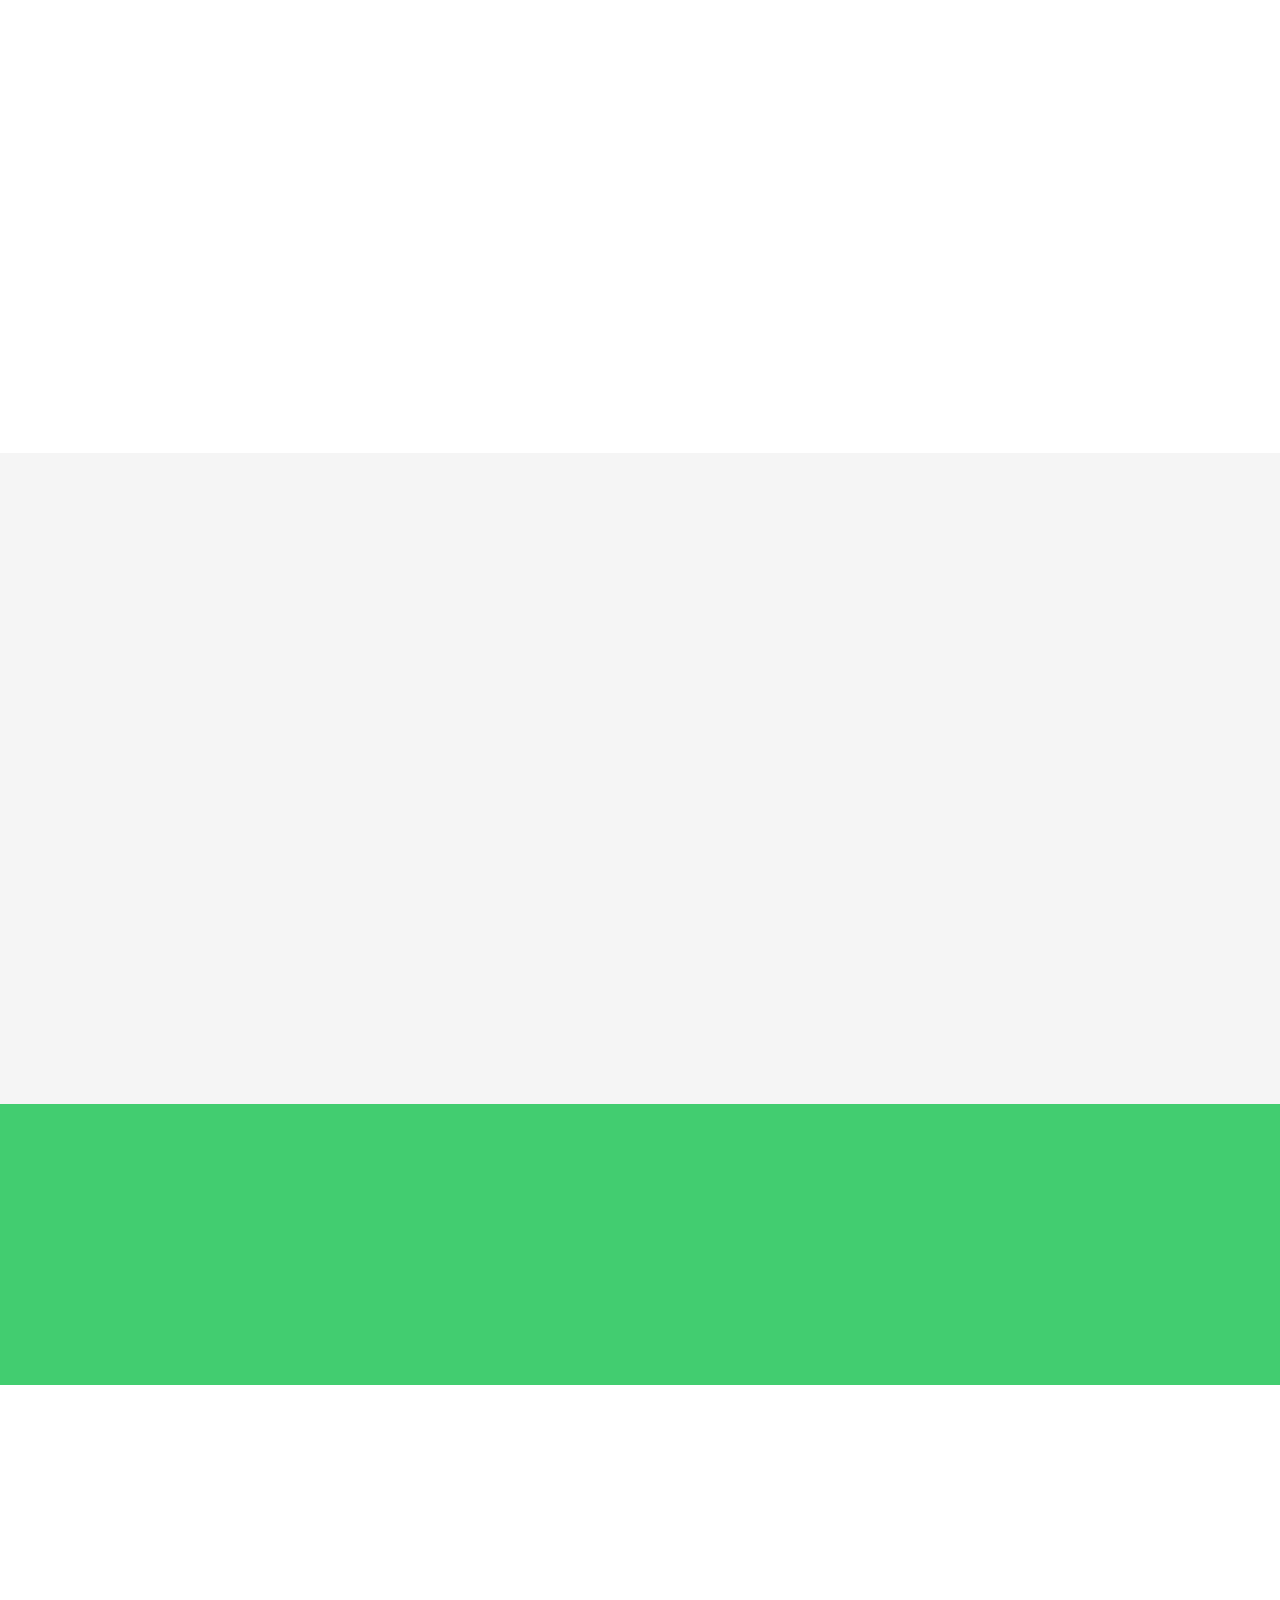
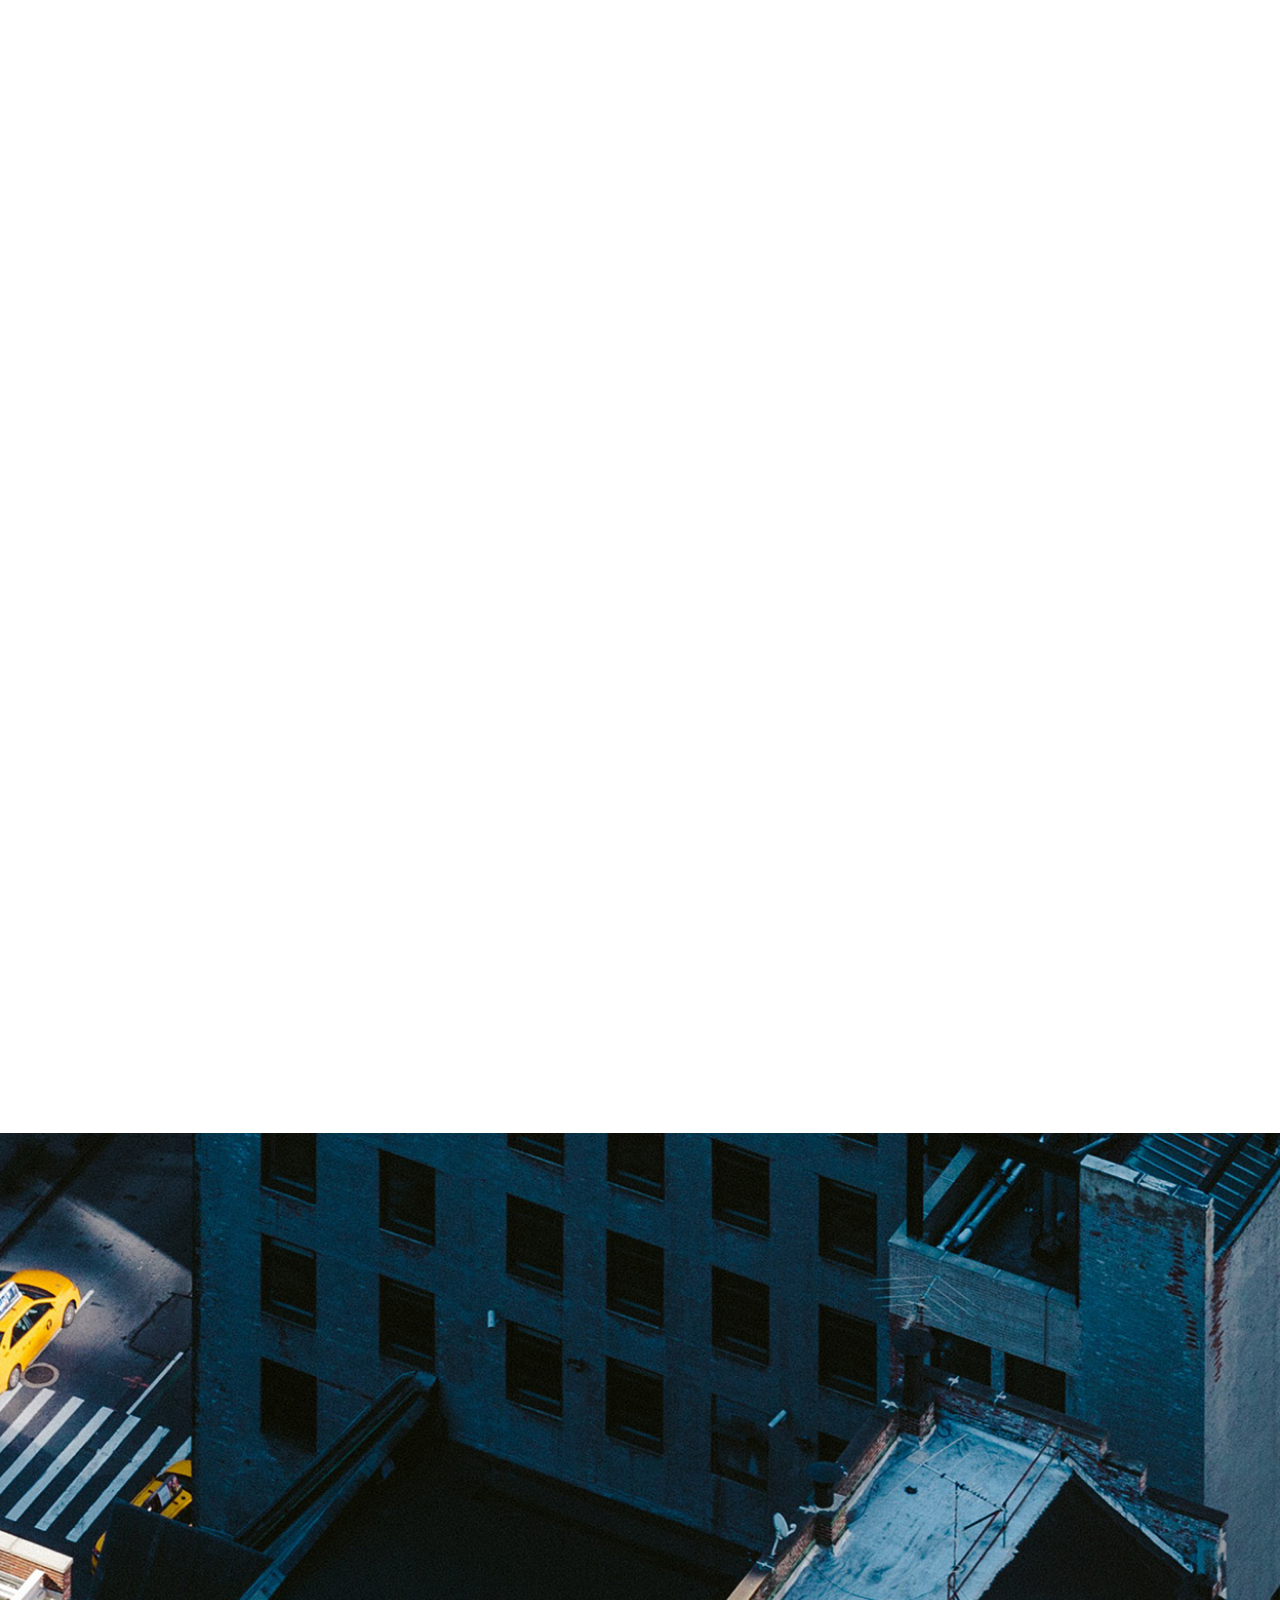
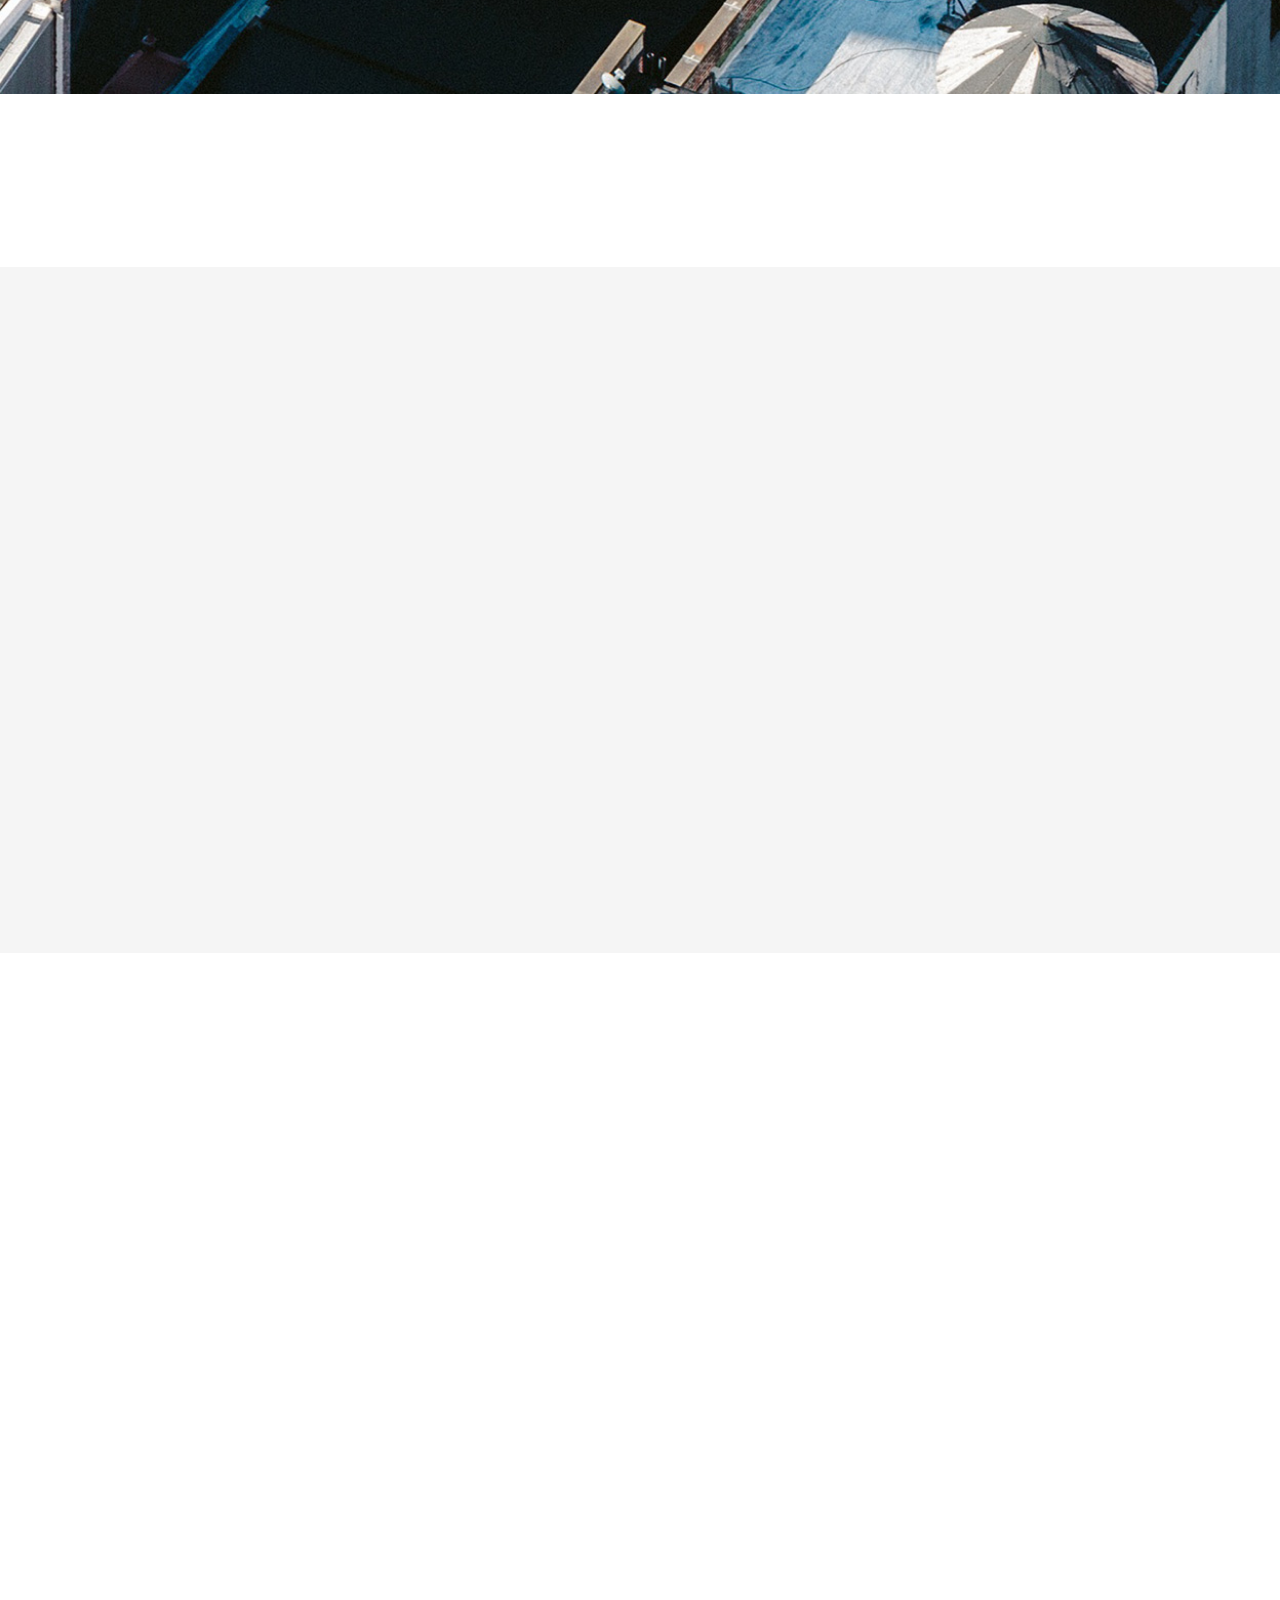
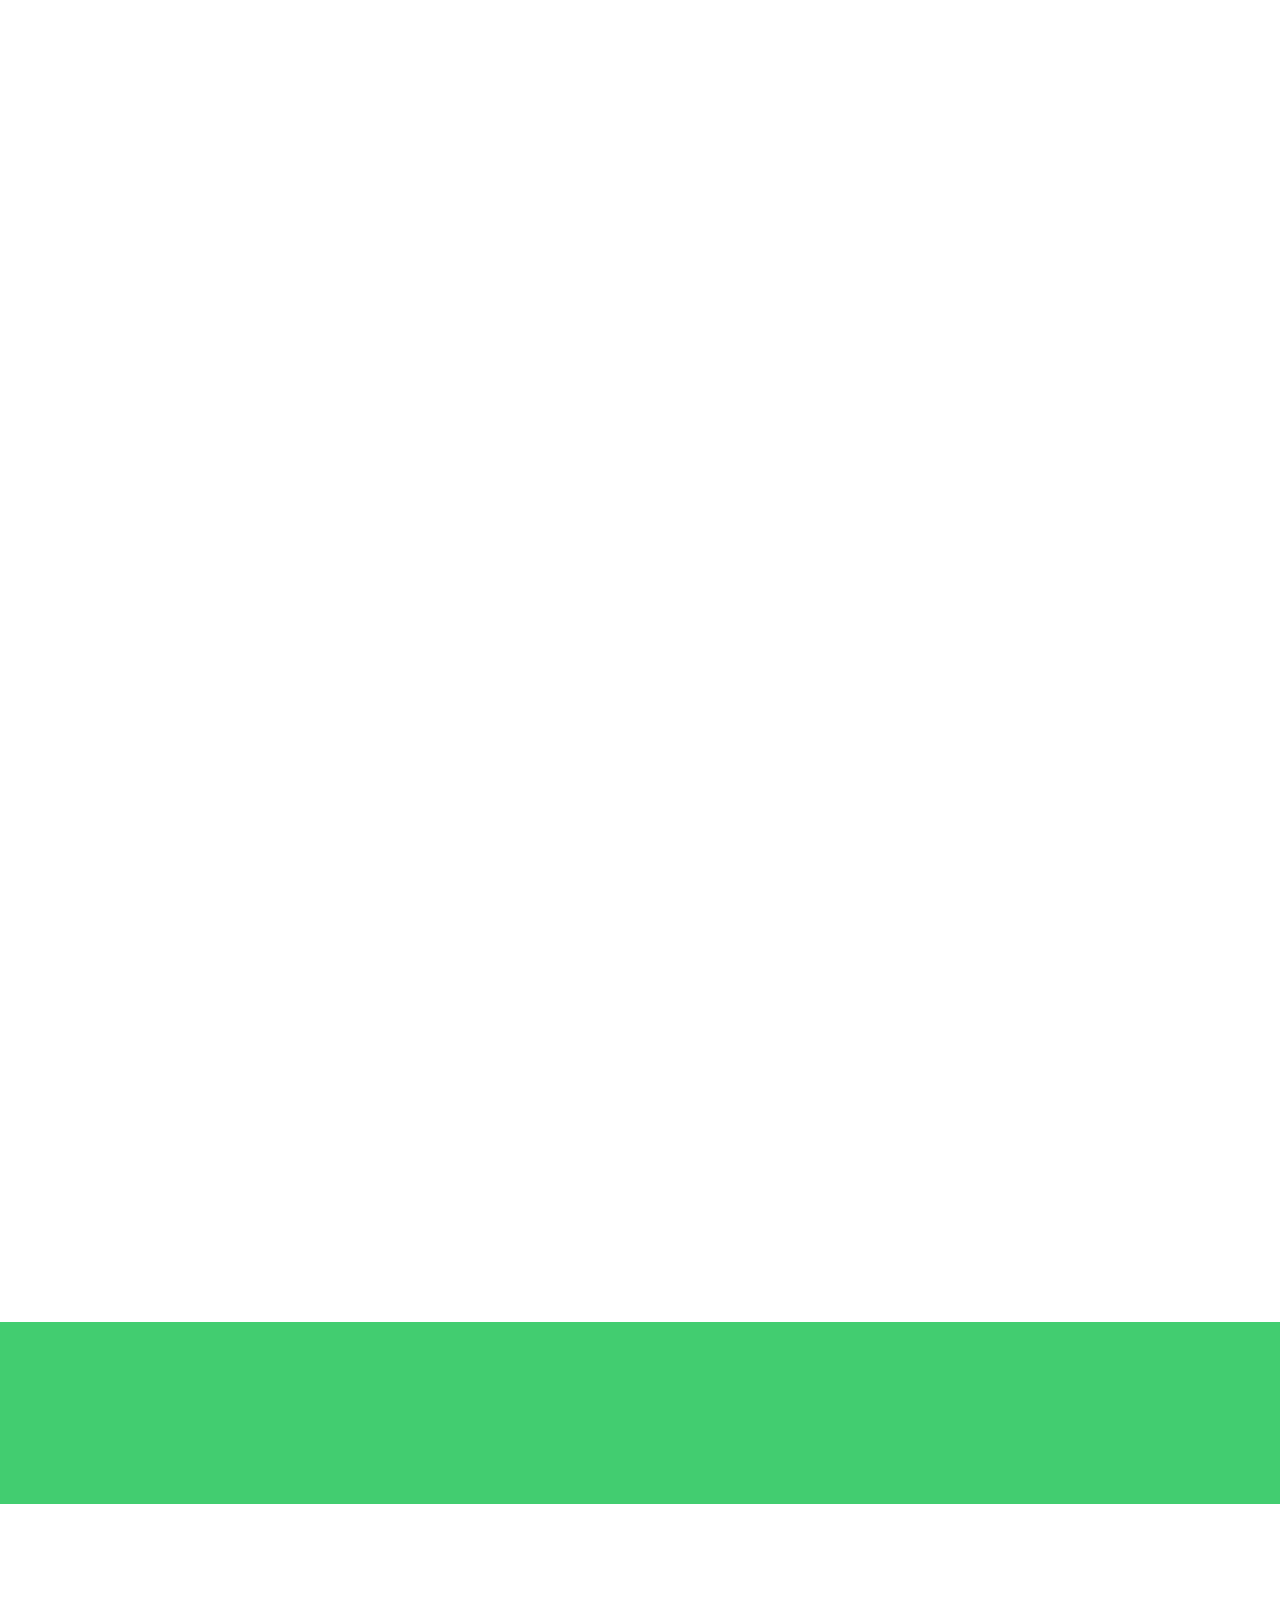
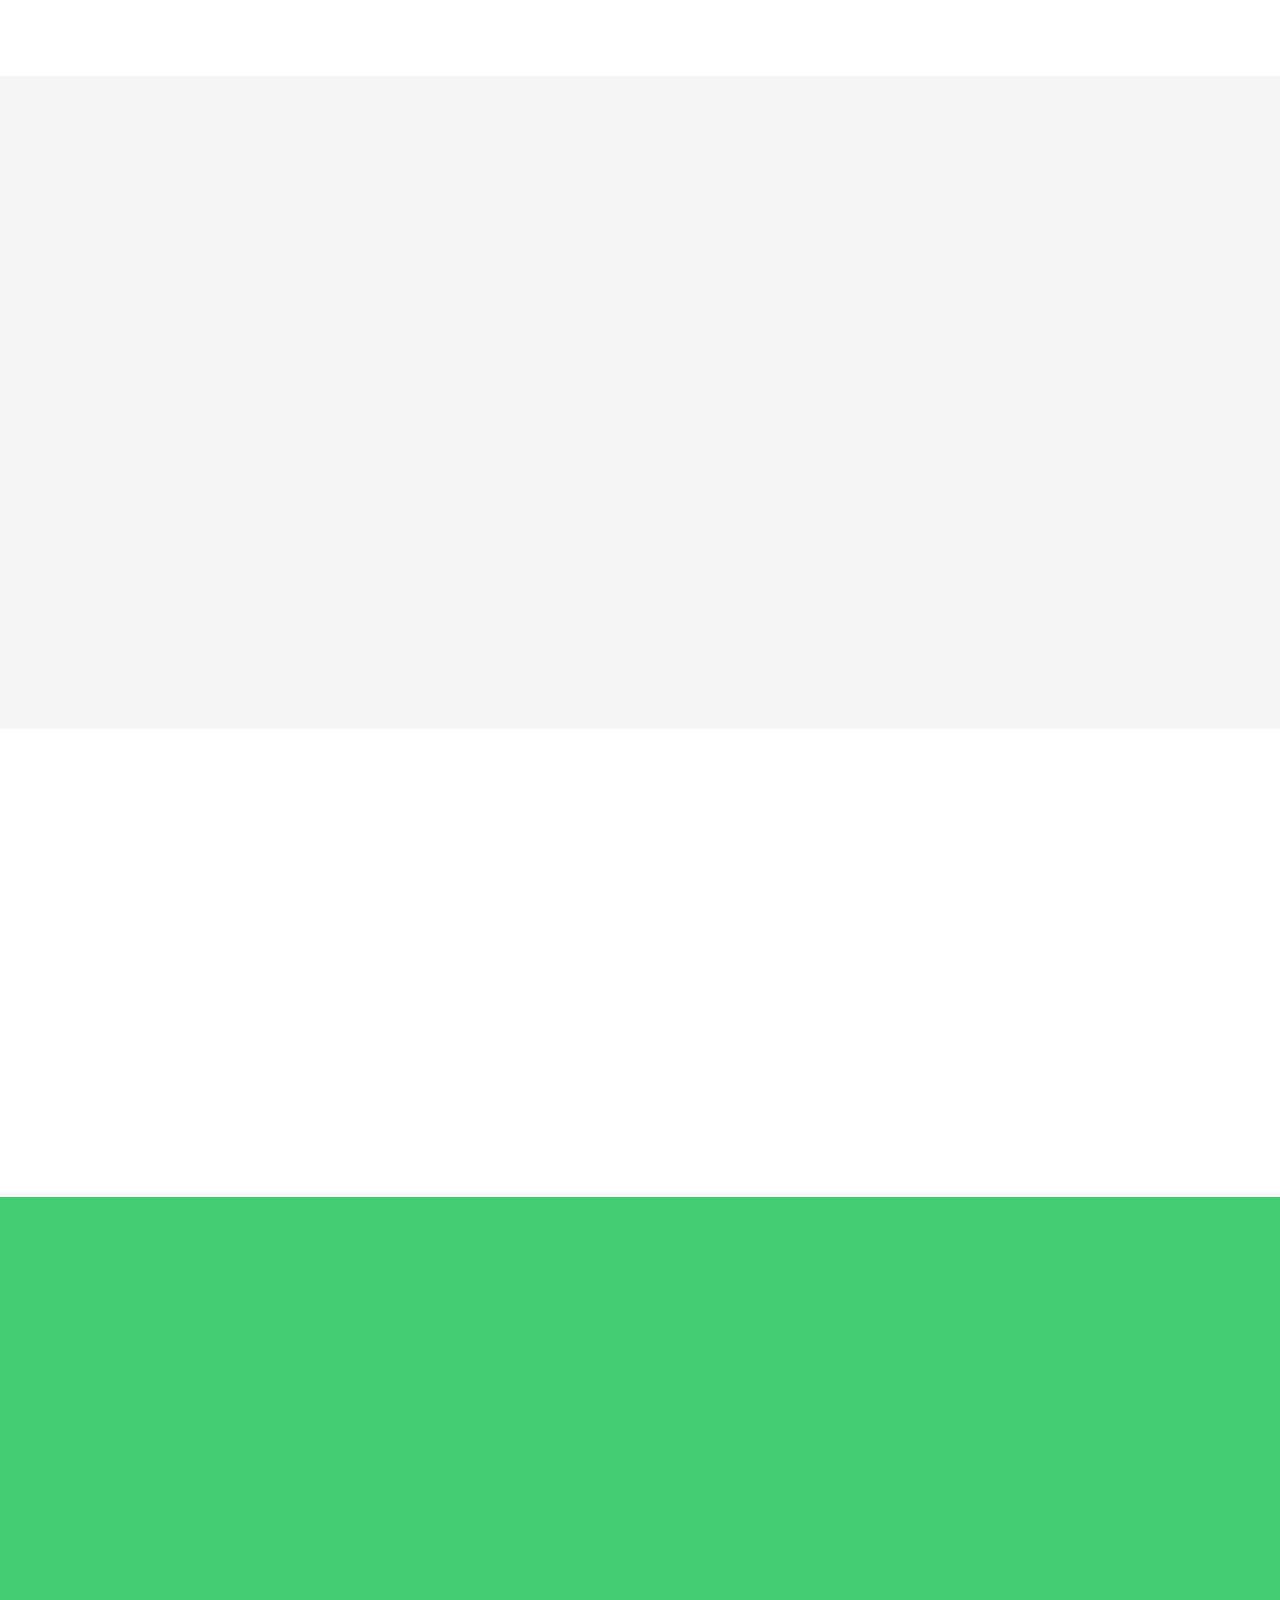
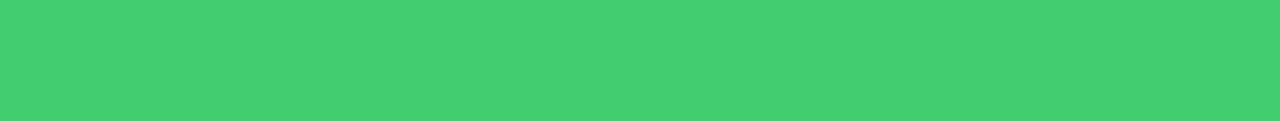
<file: page-product.html>
<!DOCTYPE html>
<html lang="en">
  <head>
    <meta charset="utf-8">
    <meta http-equiv="X-UA-Compatible" content="IE=edge">
    <meta name="viewport" content="width=device-width, initial-scale=1, user-scalable=no">
    <!-- The above 3 meta tags *must* come first in the head; any other head content must come *after* these tags -->
    <!-- <title>Zillable :: Home Template</title> -->
    <title>Zillable :: Product Template</title>

    <link href="https://fonts.googleapis.com/css?family=Lato:300,300i,400,400i,700,700i,900,900i" rel="stylesheet">

    <!-- Main stylesheet -->
    <link href="assets/css/main.css" rel="stylesheet">

    <!-- HTML5 shim and Respond.js for IE8 support of HTML5 elements and media queries -->
    <!-- WARNING: Respond.js doesn't work if you view the page via file:// -->
    <!--[if lt IE 9]>
      <script src="https://oss.maxcdn.com/html5shiv/3.7.3/html5shiv.min.js"></script>
      <script src="https://oss.maxcdn.com/respond/1.4.2/respond.min.js"></script>
    <![endif]-->
  </head>
  <body class="template template--product">

    <!-- Zillable Skeleton -->

    <div class="site-wrapper">

      <!-- Zillable Header -->
      <header id="masthead" class="header header--primary header--is-sticky fadeInDown" data-sticky="true" data-wow-duration="0.25s" data-wow-delay="0.5s" role="banner">
        <div class="header__row">
          <div class="icontainer icontainer--main">

            <div class="row clearfix flex flex--vcenter">
              <div class="col-sm-2 col-xs-2 header__logo-col">
                <h1 class="logo logo--primary">
                  <a href=""><img alt="" class="img img--responsive" src="images/logo.png" /></a>
                </h1>
              </div>
              <div class="col-sm-10 col-xs-10 header__nav-col text-right">
                <nav class="navbar navbar--primary" role="navigation">
                  <div class="navbar__header visible-xs">
                    <a href="" class="navbar__toggle closer" data-toggle-target="menu-wrapper">
                      <span class="menu__bar"></span>
                    </a>
                  </div>
                  <div class="menu-wrapper">
                    <ul class="menu menu--primary flex flex--vcenter flex--hend" role="menu">
                      <li class="menu__item menu__item-btn"><a href="" class="btn btn--md btn--green">Try it Free</a></li>
                      <li class="menu__item"><a href="" class="menu__link">Learn More</a></li>
                      <li class="menu__item"><a href="" class="menu__link">Pricing</a></li>
                      <li class="menu__item"><a href="" class="menu__link">Support</a></li>
                      <li class="menu__item"><a href="" class="menu__link">Login</a></li>
                      <li class="menu__item has-submenu">
                        <a href="javascript:void(0);" class="menu__link">
                          <div class="menu__bar-wrap hidden-xs">
                            <span class="menu__bar"></span>
                            <span class="menu__bar"></span>
                            <span class="menu__bar"></span>
                          </div>
                          <span class="visible-xs">More...</span>
                        </a>
                        <div class="menu__dropdown">
                          <div class="menu__dropdown-inner">
                            <ul class="submenu">
                              <li><a href="">Login </a></li>
                              <li><a href="">Create a New Network </a></li>
                              <li><a href="">Join Public Network </a></li>
                              <li><a href="">Find my Network</a></li>
                              <li><a href="">Invite a Friend</a></li>
                            </ul>
                            <ul class="submenu">
                              <li><a href="">Product </a></li>
                              <li><a href="">Pricing </a></li>
                              <li><a href="">Support </a></li>
                              <li><a href="">Blog</a></li>
                            </ul>
                            <ul class="submenu">
                              <li><a href="">For Business</a></li>
                              <li><a href="">For Nonprofit </a></li>
                              <li><a href="">For Education</a></li>
                            </ul>
                          </div>
                        </div>
                      </li>
                    </ul>
                  </div>
                </nav>
              </div>
            </div>

          </div>
        </div>
      </header><!-- /.#Zillable Header -->

      <!-- Zillable Main -->
      <main id="main" class="main" role="main">

        <!-- Zillable inner page banner -->
        <section class="banner banner--vh-md banner--hero banner--overlay banner--overlay-blue banner--flex banner--flex-vhc" data-bkg="true" style="background-image: url(images/banner-02.jpg);">
          <div class="banner__row">
            <div class="icontainer icontainer--main">

              <div class="banner__caption banner__caption--md">
                <span class="banner__title title--lg wow slideInLeft"><strong>A collaboration network for everyone</strong></span>
                <p class="banner__desc wow slideInRight">All the ideas and inspiration you’ll ever need are right here.</p>
                <div class="lightbox__holder wow slideInDown">
                  <a href="https://www.youtube.com/watch?v=hT_8CiLw85w" class="video-play color--white lightbox-play gap-btm25"><i class="icon icon-play icon--md icon--white"></i><span>Take a tour</span></a>
                </div>
                <a href="" class="btn btn--lg btn--green gap-top25 wow zoomIn">Create a network</a>
                <div class="membership__info gap-top25 wow slideInRight"><p>Your team already uses Zillable? <a href="">Sign in</a> or <a href="">find your team</a>.</p></div>
              </div>

            </div>
          </div>
        </section><!-- /.#Zillable inner page banner -->

        <!-- Zillable feature collaborate block [3 col types grid layout] -->
        <section class="block block--feature block--feature-collaborate block-gap--md text-center block-theme--green">
          <div class="banner__row">
            <div class="icontainer icontainer--main">

              <header class="block__header text-center text-container-900 wow fadeIn" data-wow-duration="1s" data-wow-delay="0.5s">
                <h3 class="block__title"><strong>Collaborate</strong></h3>
                <h6 class="color--gray9d">Chat and engage in transparent group communication.</h6>
              </header>

              <div class="block__entry gap-top50">

                <div class="clearfix gutter-20 flex flex--vcenter-col">
                  <div class="col-sm-4 col-xs-12 col--featured flex__col flex__col--gray wow slideInUp" data-wow-duration="1s" data-wow-delay="0.15s">
                    <div class="col--featured-full bkg--green text-left">
                      <div class="block__body">
                        <h3><strong>Channels</strong></h3>
                        <p>Learn more about our integrated platform, designed to meet all your collaboration and innovation needs.</p>
                      </div>
                    </div>
                  </div>
                  <div class="col-sm-4 col-xs-12 col--featured flex__col flex__col--gray wow slideInUp" data-wow-duration="1s" data-wow-delay="0.35s">
                    <a href="">
                      <figure>
                        <img alt="" src="images/feature-img02.jpg" />
                      </figure>
                      <div class="block__body">
                        <h4><strong>Private Channels</strong></h4>
                        <p>Use secure and private space channels to maintain confidentiality and privacy of sensitive information. Only those invited can see the content of private space channels.</p>
                        <i class="icon icon-arrow-pointer"></i>
                      </div>
                    </a>
                  </div>
                  <div class="col-sm-4 col-xs-12 col--featured flex__col flex__col--gray wow slideInUp" data-wow-duration="1s" data-wow-delay="0.55s">
                    <a href="">
                      <figure>
                        <img alt="" src="images/feature-img02.jpg" />
                      </figure>
                      <div class="block__body">
                        <h4><strong>Direct Messages</strong></h4>
                        <p>Communicate and collaborate with network members privately and securely through Direct Messaging and an organized inbox.</p>
                        <i class="icon icon-arrow-pointer"></i>
                      </div>
                    </a>
                  </div>
                </div>
              </div>

            </div>
          </div>
        </section><!-- /.#Zillable feature collaborate block [3 col types grid layout] -->

        <!-- Zillable feature boards block [3 col types grid layout] -->
        <section class="block block--feature block--feature-boards block-gap--md block-theme--yellow">
          <div class="banner__row">
            <div class="icontainer icontainer--main">

              <header class="block__header text-center text-container-900 wow fadeIn" data-wow-duration="1s" data-wow-delay="0.5s">
                <h3 class="block__title"><strong>Boards</strong></h3>
                <h6 class="color--gray9d">Organize your network content like sticky notes.</h6>
              </header>

              <div class="block__entry gap-top50">

                <div class="clearfix gutter-20 flex flex--vcenter-col">
                  <div class="col-sm-4 col-xs-12 col--featured flex__col flex__col--gray wow slideInUp" data-wow-duration="1s" data-wow-delay="0.15s">
                    <div class="col--featured-full bkg--yellow">
                      <div class="block__body">
                        <h3><strong>Builds</strong></h3>
                        <p>Organize your network content like sticky notes.</p>
                      </div>
                    </div>
                  </div>
                  <div class="col-sm-4 col-xs-12 col--featured flex__col flex__col--gray wow slideInUp" data-wow-duration="1s" data-wow-delay="0.35s">
                    <a href="">
                      <figure>
                        <img alt="" src="images/feature-img-yellow.jpg" />
                      </figure>
                      <div class="block__body">
                        <h4><strong>Manage</strong></h4>
                        <p>Add notes, tasks, ideas and other content from your network to accelerate and improve.</p>
                        <i class="icon icon-arrow-pointer"></i>
                      </div>
                    </a>
                  </div>
                  <div class="col-sm-4 col-xs-12 col--featured flex__col flex__col--gray wow slideInUp" data-wow-duration="1s" data-wow-delay="0.55s">
                    <a href="">
                      <figure>
                        <img alt="" src="images/feature-img-yellow.jpg" />
                      </figure>
                      <div class="block__body">
                        <h4><strong>Automate</strong></h4>
                        <p>Create bots that crawl the network and create sticky notes for you.</p>
                        <i class="icon icon-arrow-pointer"></i>
                      </div>
                    </a>
                  </div>
                </div>
              </div>

            </div>
          </div>
        </section><!-- Zillable feature boards block [3 col types grid layout] -->

        <!-- Zillable feature notebook block [3 col types grid layout] -->
        <section class="block block--feature block--feature-notebook block-gap--md bkg--whisper block-theme--green text-center">
          <div class="banner__row">
            <div class="icontainer icontainer--main">

              <header class="block__header text-center text-container-900 wow fadeIn" data-wow-duration="1s" data-wow-delay="0.5s">
                <h3 class="block__title"><strong>Notebook</strong></h3>
                <h6 class="color--gray9d">Organize and Remember Everything.</h6>
              </header>

              <div class="block__entry gap-top50">

                <div class="clearfix gutter-20 flex flex--vcenter-col">
                  <div class="col-sm-4 col-xs-12 col--featured flex__col flex__col--gray wow slideInUp" data-wow-duration="1s" data-wow-delay="0.15s">
                    <a href="">
                      <figure>
                        <img alt="" src="images/feature-img02.jpg" />
                      </figure>
                      <div class="block__body">
                        <h4><strong>Notes</strong></h4>
                        <p>Whether it's a list or a draft, sticky your thoughts with notes and move them from inspiration to success.</p>
                        <i class="icon icon-arrow-pointer"></i>
                      </div>
                    </a>
                  </div>
                  <div class="col-sm-4 col-xs-12 col--featured flex__col flex__col--gray wow slideInUp" data-wow-duration="1s" data-wow-delay="0.35s">
                    <a href="">
                      <figure>
                        <img alt="" src="images/feature-img02.jpg" />
                      </figure>
                      <div class="block__body">
                        <h4><strong>Books</strong></h4>
                        <p>Bookmark content, upload files, and organize them all in one central location. Books help you quickly recall vast amounts information from just about anywhere.</p>
                        <i class="icon icon-arrow-pointer"></i>
                      </div>
                    </a>
                  </div>
                  <div class="col-sm-4 col-xs-12 col--featured flex__col flex__col--gray wow slideInUp" data-wow-duration="1s" data-wow-delay="0.55s">
                    <a href="">
                      <figure>
                        <img alt="" src="images/feature-img02.jpg" />
                      </figure>
                      <div class="block__body">
                        <h4><strong>Tasks & Calendar</strong></h4>
                        <p>Turn conversation into actionable tasks and move work from start to finish.</p>
                        <i class="icon icon-arrow-pointer"></i>
                      </div>
                    </a>
                  </div>
                </div>
              </div>

            </div>
          </div>
        </section><!-- Zillable feature notebook block [3 col types grid layout] -->

        <!-- Zillable jumbo banner get started forever block -->
        <section class="block block-gap--lg block--jumbo-banner bkg--green block--flex block--flex-vhc text-center">
          <div class="block__row">
            <div class="icontainer icontainer--main">

              <div class="block__entry text-container-820">
                <h3 class="block__title gap-btm25 wow slideInLeft"><strong>Zillable is free to use forever.</strong></h3>
                <p class="gap-top25 wow slideInRight">You can easily upgrade to our paid plans, which offers more features and controls.</p>
                <a href="" class="btn btn--lg btn--white gap-top25 wow zoomIn">Get Started, Forever Free!</a>
              </div>

            </div>
          </div>
        </section><!-- /.#Zillable jumbo banner get started forever block -->

        <!-- Zillable what's your donut block -->
        <section class="block block-gap--md block--donut-recipe">
          <div class="block__row">
            <div class="icontainer icontainer--main">

              <div class="block__entry">
                <div class="row clearfix flex flex--vstart">
                  <div class="col-sm-7 col-xs-12 flex__col">
                    <div class="col__content">
                      <h3 class="block__title--md wow slideInLeft"><strong>What's your donut?</strong></h3>
                      <ul class="donut__list gutter-10 gap-top40 flex flex--wrap js-row" role="list-group">
                        <li class="donut__item donut__item--zillable js-last-col wow slideInUp js-last-col" data-wow-duration="1s" data-wow-delay="0.15s">
                          <div class="donut__content flipping__panel">
                            <div class="flipping__face flipping__face--front">
                              <h5>Zillable</h5>
                            </div>
                            <div class="flipping__face flipping__face--back">
                              <p>I have an idea for a new donut.</p>
                            </div>
                          </div>
                        </li>
                        <li class="donut__item donut__item--twitter js-last-col wow slideInUp js-last-col" data-wow-duration="1s" data-wow-delay="0.25s">
                          <div class="donut__content flipping__panel">
                            <div class="flipping__face flipping__face--front">
                              <h5>Twitter</h5>
                            </div>
                            <div class="flipping__face flipping__face--back">
                              <p>I’m eating a #donut</p>
                            </div>
                          </div>
                        </li>
                        <li class="donut__item donut__item--facebook js-last-col wow slideInUp js-last-col" data-wow-duration="1s" data-wow-delay="0.35s">
                          <div class="donut__content flipping__panel">
                            <div class="flipping__face flipping__face--front">
                              <h5>Facebook</h5>
                            </div>
                            <div class="flipping__face flipping__face--back">
                              <p>I like donut.</p>
                            </div>
                          </div>
                        </li>
                        <li class="donut__item donut__item--snapchat js-last-col wow slideInUp js-last-col" data-wow-duration="1s" data-wow-delay="0.45s">
                          <div class="donut__content flipping__panel">
                            <div class="flipping__face flipping__face--front">
                              <h5>SnapChat</h5>
                            </div>
                            <div class="flipping__face flipping__face--back">
                              <p>Look at my donut before it's deleted</p>
                            </div>
                          </div>
                        </li>
                        <li class="donut__item donut__item--youtube js-last-col wow slideInUp js-last-col" data-wow-duration="1s" data-wow-delay="0.55s">
                          <div class="donut__content flipping__panel">
                            <div class="flipping__face flipping__face--front">
                            <h5>Youtube</h5>
                            </div>
                            <div class="flipping__face flipping__face--back">
                              <p>Watch me eating a donut.</p>
                            </div>
                          </div>
                        </li>
                        <li class="donut__item donut__item--linkedin js-last-col wow slideInUp js-last-col" data-wow-duration="1s" data-wow-delay="0.65s">
                          <div class="donut__content flipping__panel">
                            <div class="flipping__face flipping__face--front">
                              <h5>Linkedin</h5>
                            </div>
                            <div class="flipping__face flipping__face--back">
                              <p>My skills include donut eating.</p>
                            </div>
                          </div>
                        </li>
                        <li class="donut__item donut__item--pinterest js-last-col wow slideInUp js-last-col" data-wow-duration="1s" data-wow-delay="0.75s">
                          <div class="donut__content flipping__panel">
                            <div class="flipping__face flipping__face--front">
                              <h5>Pinterest</h5>
                            </div>
                            <div class="flipping__face flipping__face--back">
                              <p>Here's a donut recipe.</p>
                            </div>
                          </div>
                        </li>
                        <li class="donut__item donut__item--airbnb js-last-col wow slideInUp js-last-col" data-wow-duration="1s" data-wow-delay="0.85s">
                          <div class="donut__content flipping__panel">
                            <div class="flipping__face flipping__face--front">
                              <h5>Airbnb</h5>
                            </div>
                            <div class="flipping__face flipping__face--back">
                              <p>My donut is for rent.</p>
                            </div>
                          </div>
                        </li>
                        <li class="donut__item donut__item--uber js-last-col wow slideInUp js-last-col" data-wow-duration="1s" data-wow-delay="0.95s">
                          <div class="donut__content flipping__panel">
                            <div class="flipping__face flipping__face--front">
                              <h5>Uber</h5>
                            </div>
                            <div class="flipping__face flipping__face--back">
                              <p>Ride my donut.</p>
                            </div>
                          </div>
                        </li>
                      </ul>
                    </div>
                  </div>
                  <div class="col-sm-5 col-xs-12 flex__col">
                    <figure class="donut__picture-wrap wow zoomIn js-last-col" data-wow-duration="1s" data-wow-delay="0.15s">
                      <img src="images/donut-recipe-layer.png" alt="Donut Stack" />
                    </figure>
                  </div>
                </div>
              </div>

            </div>
          </div>
        </section><!-- /.#Zillable what's your donut block -->

        <!-- Zillable services block -->
        <section class="block block-gap--md block--services">
          <div class="block__row">
            <div class="icontainer icontainer--main">

              <div class="block__entry">

                <header class="block__header text-center text-container-900 wow fadeIn" data-wow-duration="1s" data-wow-delay="0.5s">
                  <h3 class="block__title block__title--md wow slideInLeft" data-wow-duration="1s" data-wow-delay="0.15s"><strong>Accelerate the rate of innovation with mass and daily collaboration across the enterprise as a culture and business process.</strong></h3>
                  <h6 class="color--gray9d wow slideInRight" data-wow-duration="1s" data-wow-delay="0.35s"><span class="color--green">Zillable</span> is the first to put all of these together into one  people-focused ecosystem that drives innovation.
                  </h6>
                </header>

                <div class="clearfix flex flex--vstart flex--wrap gap-top50 gutter-10 js-row">
                  <div class="col-sm-4 col-xs-6 flex__col col--services js-last-col wow slideInUp" data-wow-duration="1s" data-wow-delay="0.15s">
                    <div class="col__content">
                      <h6>Papers</h6>
                      <p class="animated-para">Accelerate the rate of innovation</p>
                    </div>
                  </div>
                  <div class="col-sm-4 col-xs-6 flex__col col--services js-last-col wow slideInUp" data-wow-duration="1s" data-wow-delay="0.35s">
                    <div class="col__content">
                      <h6>Challenges</h6>
                      <p class="animated-para">Accelerate the rate of innovation</p>
                    </div>
                  </div>
                  <div class="col-sm-4 col-xs-6 flex__col col--services js-last-col wow slideInUp" data-wow-duration="1s" data-wow-delay="0.55s">
                    <div class="col__content">
                      <h6>Maps</h6>
                      <p class="animated-para">Accelerate the rate of innovation</p>
                    </div>
                  </div>
                  <div class="col-sm-4 col-xs-6 flex__col col--services js-last-col wow slideInUp" data-wow-duration="1s" data-wow-delay="0.75s">
                    <div class="col__content">
                      <h6>Inventions</h6>
                      <p class="animated-para">Accelerate the rate of innovation</p>
                    </div>
                  </div>
                  <div class="col-sm-4 col-xs-6 flex__col col--services js-last-col wow slideInUp" data-wow-duration="1s" data-wow-delay="0.95s">
                    <div class="col__content">
                      <h6>Analytics</h6>
                      <p class="animated-para">Accelerate the rate of innovation</p>
                    </div>
                  </div>
                  <div class="col-sm-4 col-xs-6 flex__col col--services js-last-col wow slideInUp" data-wow-duration="1s" data-wow-delay="1.05s">
                    <div class="col__content">
                      <h6>Ideas</h6>
                      <p class="animated-para">Accelerate the rate of innovation</p>
                    </div>
                  </div>
                </div>

              </div>

            </div>
          </div>
        </section><!-- /.#Zillable services block -->

        <!-- Zillable enterprise card block -->
        <section class="block block--stacked block--stacked-h590 block-theme--green" data-bkg="true" style="background-image: url(images/banner-03.jpg);">
          <div class="icontainer icontainer--main h-stretch">

            <div class="icard icard--stacked icard--stacked-topoffset55 icard--abs icard--abs-topLeft icard--lg bkg--green-md wow zoomIn" data-wow-duration="1s" data-wow-delay="0.15s">
              <div class="icard__body">
                <h3 class="banner__title title--lg title--uc gap-btm30"><strong>Enterprise</strong></h3>
                <p>Large enterprises have different requirements and needs.  Scale your collaboration and innovation network with:</p>
                <ul>
                  <li>Categories to organize your Spaces</li>
                  <li>Groups to organize your people</li>
                  <li>Security and Compliance, configurable down to not only the Space but an individual (a Zillable first).</li>
                </ul>
              </div>
            </div>

          </div>
        </section><!-- /.#Zillable enterprise card block -->

        <!-- Zillable enterprise card block -->
        <section class="block block--stacked block--stacked-imageBelow block-gap--lg-3x bkg--whisper block-theme--green">
          <div class="block__row">
            <div class="icontainer icontainer--main">
              <div class="icard__wrap icard__wrap--full">
                <div class="icard icard--stacked-enterprise icard--stacked icard--stacked-noshadow icard--lg bkg--green-md js-card wow zoomIn" data-wow-duration="1s" data-wow-delay="0.15s" data-card-position="left">
                  <div class="icard__body">
                    <h3 class="banner__title block__title--md gap-btm20"><strong>Powerful Search</strong></h3>
                    <p class="opaque opaque--v7">Quickly find and go to anything - messages, files, ideas, publications, spaces.</p>
                    <p>Everything in Zillable is automatically indexed and archived so you can instantly go to anything with a single command. As you start typing a search term, Zillable will show you best matched results in real-time.</p>
                  </div>
                </div>
                <figure class="stacked__picture stacked__picture--abs stacked__picture--offsetRight wow slideInRight" data-wow-duration="1s" data-wow-delay="0.25s">
                  <img alt="" class="stacked__picture-img" src="images/stacked-img01.jpg" />
                </figure>
              </div>
            </div>
          </div>
        </section><!-- /.#Zillable enterprise card block -->

        <!-- Zillable notfications and alerts card block -->
        <section class="block block--stacked block--stacked-imageBelow block-gap--lg-3x block-theme--green">
          <div class="block__row">
            <div class="icontainer icontainer--main">
              <div class="icard__wrap icard__wrap--default">
                <div class="icard icard--stacked-notifics icard--stacked icard--stacked-noshadow icard--stacked-pullRight icard--lg bkg--white js-card wow zoomIn" data-wow-duration="1s" data-wow-delay="0.15s" data-card-position="right">
                  <div class="icard__body">
                    <h3 class="banner__title block__title--md gap-btm20"><strong>Notifications & Alerts</strong></h3>
                    <p class="opaque opaque--v7">One word is enough to awaken an incredible world of possibilities.</p>
                    <p>Everything in Zillable is automatically indexed and archived so you can instantly go to anything with a single command. As you start typing a search term, Zillable will show you best matched results in real-time.</p>
                  </div>
                </div>
                
                <figure class="stacked__picture stacked__picture--abs stacked__picture--offsetRight wow slideInLeft" data-wow-duration="1s" data-wow-delay="0.25s">
                  <img alt="" class="stacked__picture-img" src="images/stacked-img02.jpg" />
                </figure>
              </div>
            </div>
          </div>
        </section><!-- /.#Zillable notfications and alerts card block -->

        <!-- Zillable stacked inside card block -->
        <section class="block block--stacked block-gap--sm block-theme--green">
          <div class="block__row">
            <div class="icontainer icontainer--main">
              <div class="icard__wrap icard__wrap--full">

                <div class="gutter-20 clearfix flex flex--vstretch">
                  <div class="col-sm-6 col-xs-12 flex__col flex__col--stretched stacked--col-inside">
                    <div class="icard icard--stacked icard--stacked-inside icard--stacked-noshadow icard--sm bkg--green-md text-left wow slideInLeft" data-wow-duration="1s" data-wow-delay="0.15s">
                      <div class="icard__body">
                        <h3 class="banner__title block__title--md gap-btm20"><strong>Inspire <br/>Meaningful <br/>Collaboration</strong></h3>
                        <div class="icard--stacked-inside__body">
                          <h5>Gamify collaboration and innovation to motivate, engage and create.</h5>
                          <p>Through game mechanics of voting, following, collecting and clearing, enhanced by a customizable virtual economy, get deep collaboration and persistent engagement on Zillable and drive a thriving culture of collaboration and innovation. Gamify collaboration and motivate employee, partners, and customers to join, learn, and contribute in meaningful ways.</p>
                          </div>
                      </div>
                    </div>
                  </div>

                  <div class="col-sm-6 col-xs-12 flex__col flex__col--stretched stacked--col-inside">
                    <div class="icard icard--stacked icard--stacked-inside icard--stacked-noshadow icard--sm bkg--green-md text-right wow slideInRight" data-wow-duration="1s" data-wow-delay="0.15s">
                      <div class="icard__body">
                        <h3 class="banner__title block__title--md gap-btm20"><strong>Built for <br/>Enterprise</strong></h3>
                        <div class="icard--stacked-inside__body">
                          <h5>Take Compliance to the next level with Legal Hold.</h5>
                          <p>Selectively retain data for specific space or user (custodian) and export the data for internal investigation, outside counsel, or e-discovery. Avoid legal sanctions and e-discovery costs with an enterprise-grade app that is built to meet the needs of all stakeholders - IT, HR, and Legal.</p>
                          </div>
                      </div>
                    </div>
                  </div>

                </div>

              </div>
            </div>
          </div>
        </section><!-- /.#Zillable stacked inside card block -->

        <!-- Zillable stacked outside card block -->
        <section class="block block--stacked block-gap--md block-theme--green">
          <div class="block__row">
            <div class="icontainer icontainer--main">

              <header class="block__header text-center text-container-900 wow fadeIn" data-wow-duration="1s" data-wow-delay="0.5s">
                <h3 class="block__title"><strong>File Sharing & Storage</strong></h3>
                <h6 class="color--gray9d">Drag, drop, and share you files.</h6>
              </header>

              <div class="icard__wrap icard__wrap--full gap-top50">

                <div class="gutter-20 clearfix flex flex--vstretch">
                  <div class="col-sm-6 col-xs-12 flex__col flex__col--stretched stacked--col-outside">
                    <div class="icard icard--stacked icard--stacked-outside icard--stacked-noshadow icard--sm bkg--green-md text-center wow slideInLeft" data-wow-duration="1s" data-wow-delay="0.15s">
                      <div class="icard__body">
                        <div class="icard--stacked-outside__body">
                          <h5>Files</h5>
                          <p>Messages, files, images, PDFs, documents, and spreadsheets can all be dropped into Zillable and shared with anyone you choose.</p>
                          </div>
                      </div>
                    </div>
                  </div>

                  <div class="col-sm-6 col-xs-12 flex__col flex__col--stretched stacked--col-outside">
                    <div class="icard icard--stacked icard--stacked-outside icard--stacked-noshadow icard--sm bkg--green-md text-center wow slideInRight" data-wow-duration="1s" data-wow-delay="0.15s">
                      <div class="icard__body">
                        <div class="icard--stacked-outside__body">
                          <h5>Cloud Storage</h5>
                          <p>Sync your Google drive, Dropbox, or Box files into Zillable. All synced, uploaded, or originally created content on Zillable can be searched, organized, and shared.</p>
                          </div>
                      </div>
                    </div>
                  </div>

                </div>

              </div>
            </div>
          </div>
        </section><!-- /.#Zillable stacked outside card block -->

        <!-- Zillable icons list block -->
        <section class="block block--icons-list block-gap--md text-center">
          <div class="block__row">
            <div class="icontainer icontainer--main">

              <header class="block__header text-center text-container-900 wow fadeIn" data-wow-duration="1s" data-wow-delay="0.15s">
                <h3 class="block__title"><strong>The ultimate business app</strong></h3>
                <h6 class="color--gray9d">Get stuff done.</h6>
              </header>

              <div class="block__entry gap-top25">

                <div class="text-container text-container-740">
                  <p class="wow slideInRight" data-wow-duration="1s" data-wow-delay="0.15s"><strong>Reduce internal emails. Get organized. Increase collaboration. Innovate faster. Zillable can make all of these happen in your organization with a suite of collaboration, note-taking, and innovation tools that are customizable to match the look and feel of your brand.</strong></p>
                </div>

                <div class="site-icon-wrap gap-top50">
                  <ul class="site-icon__list flex wow slideInLeft" data-wow-duration="1s" data-wow-delay="0.15s" role="list-group">
                    <li class="site-icon__item"><img src="images/icon-card.png" alt=""></li></li>
                    <li class="site-icon__item"><img src="images/icon-edit.png" alt=""></li></li>
                    <li class="site-icon__item"><img src="images/icon-sound.png" alt=""></li></li>
                    <li class="site-icon__item"><img src="images/icon-badge.png" alt=""></li></li>
                    <li class="site-icon__item"><img src="images/icon-chat.png" alt=""></li></li>
                    <li class="site-icon__item"><img src="images/icon-users.png" alt=""></li></li>
                    <li class="site-icon__item"><img src="images/icon-mail.png" alt=""></li></li>
                    <li class="site-icon__item"><img src="images/icon-forward.png" alt=""></li></li>
                    <li class="site-icon__item"><img src="images/icon-pin.png" alt=""></li></li>
                  </ul>
                </div>

              </div>
            </div>
          </div>
        </section><!-- /.#Zillable icons list block -->

        <!-- Zillable jumbo banner Take the tour block -->
        <section class="block block-gap--lg block--jumbo-banner bkg--green block--flex block--flex-vhc text-center">
          <div class="block__row">
            <div class="icontainer icontainer--main">

              <div class="block__entry text-container-820">
                <h6 class="wow gap-btm10 fadeIn">Zillable, Learn what we can do for you.</h6>
                <div class="tour-guide-row wow slideInRight">
                  <a href=""><span class="block__title title title--md"><strong>Take the Tour</strong><i class="icon icon-circular icon-right-chevron"></i></span></a>
                </div>
                <h6 class="wow fadeIn">Screenshots, feature descriptions, and more...</h6>
              </div>

            </div>
          </div>
        </section><!-- /.#Zillable jumbo banner Take the tour block -->

        <!-- Zillable enterprise card block -->
        <section class="block block--stacked block--stacked-imageBelow block-gap--lg-3x bkg--whisper block-theme--green">
          <div class="block__row">
            <div class="icontainer icontainer--main">
              <div class="icard__wrap icard__wrap--full">
                <div class="icard icard--stacked-enterprise icard--stacked icard--stacked-noshadow icard--xs bkg--green-md js-card wow slideInLeft" data-wow-duration="1s" data-wow-delay="0.15s" data-card-position="left">
                  <div class="icard__body">
                    <h3 class="banner__title block__title--md color--green-dark gap-btm20"><strong>The world moves fast.</strong></h3>
                    <h3 class="banner__title block__title--lg gap-btm30"><strong><span>Move faster with</span><br/>Zillable</strong></h3>
                    <p>Get the ultimate business app today! <br/>Zillable is the world's first secured collaboration and innovation app. It's fast, easy and completely free.</p>
                    <a href="" class="btn btn--lg btn--white gap-top25 wow zoomIn" data-wow-duration="1s" data-wow-delay="0.35s">Sign up for free!</a>
                  </div>
                </div>
                <figure class="stacked__picture stacked__picture--abs stacked__picture--offsetRight wow slideInRight" data-wow-duration="1s" data-wow-delay="0.35s">
                  <img alt="" class="stacked__picture-img" src="images/stacked-img03.jpg" />
                </figure>
              </div>
            </div>
          </div>
        </section><!-- /.#Zillable enterprise card block -->

        <!-- Zillable usage reason block -->
        <section class="block block-gap--lg-1x text-center">
          <div class="block__row">
            <div class="icontainer icontainer--main">

              <header class="block__header block__header--bordered text-left text-container-900 wow fadeIn" data-wow-duration="1s" data-wow-delay="0.15s">
                <h3 class="block__title"><strong>Use <span class="color--green">Zillable</span> to </strong></h3>
              </header>

              <div class="block__entry gap-top50 text-container-960">
                <ul class="usage__list wow slideInUp" data-wow-duration="1s" data-wow-delay="0.15s" role="list-group">
                  <li class="usage__item"><a href="" class="usage__link">Manage Team Communication</a></li>
                  <li class="usage__item"><a href="" class="usage__link">Manage Projects</a></li>
                  <li class="usage__item"><a href="" class="usage__link">Take and share notes</a></li>
                  <li class="usage__item"><a href="" class="usage__link">Develop and assign tasks</a></li>
                  <li class="usage__item"><a href="" class="usage__link">Create a knowledgebase</a></li>
                  <li class="usage__item"><a href="" class="usage__link">Annotate files and images</a></li>
                  <li class="usage__item"><a href="" class="usage__link">Replace project management app</a></li>
                </ul>
                <div class="usage__more-row gap-top50">
                  <a href="" class="link__icon color--green wow fadeIn" data-wow-duration="1s" data-wow-delay="0.75s">Show all <i class="icon icon-right-chevron"></i></a>
                </div>
              </div>

            </div>
          </div>
        </section><!-- /.#Zillable usage reason block -->

        <!-- Zillable jumbo banner join public network block -->
        <section class="block block-gap--lg-2x block--jumbo-banner bkg--green block--flex block--flex-vhc text-center">
          <div class="block__row">
            <div class="icontainer icontainer--main">

              <div class="block__entry text-container-820">
                <h3 class="block__title gap-btm25 wow slideInLeft"><strong>Want to join the public network?</strong></h3>
                <p class="gap-top25 wow slideInRight">Connect with other like-minded people around the world. <br/><br/> If you are not quite ready to create your own private collaboration and innovation network, then join the public network. Connect with other like-minded innovators, entrepreneurs, and creatives. Or start small and create your own private Space and invite your friends to collaborate on just about anything.</p>
                <a href="" class="text-link text-link--sm text-link--white text-link--bordered gap-top25 wow slideInUp">Join the public collaboration network</a>
              </div>

            </div>
          </div>
        </section><!-- /.#Zillable jumbo banner join public network block -->

      </main><!-- /.#Zillable Main -->

      <!-- Zillable Footer -->
      <footer id="colphon" class="footer footer--primary footer--is-sticky" role="contentinfo">
        <div class="footer__row">
          <section class="block block--footer-coverImg banner--overlay banner--overlay-blue">
            <figure>
              <img alt="Parallex Image" class="img img-responsive" src="images/parallax-img01.jpg" />
            </figure>
          </section>

          <section class="block block-gap--lgx block--footer-list bkg--brown">
            <div class="icontainer icontainer--main">

              <div class="clearfix gutter-40 flex flex--stretch">
                <div class="col-sm-5 col-xs-12 flex__col footer__col--sm">
                  <div class="text-container-335">
                    <span class="title--lg"><strong>Together we build better</strong></span>
                  </div>
                </div>

                <div class="col-sm-7 col-xs-12 flex__col footer__col--lg">
                  <div class="clearfix gutter-30 flex flex--stretch">

                    <div class="col-sm-3 col-xs-12 flex__col footer__col--widget">
                      <h4>Zillable</h4>
                      <ul>
                        <li><a href="">Product</a></li>
                        <li><a href="">Pricing</a></li>
                        <li><a href="">Support</a></li>
                        <li><a href="">Blog</a></li>
                        <li><a href="">Log in</a></li>
                        <li><a href="">Create a network</a></li>
                        <li><a href="">Find a network</a></li>
                      </ul>
                    </div>

                    <div class="col-sm-3 col-xs-12 flex__col footer__col--widget">
                      <h4>Uses</h4>
                      <ul>
                        <li><a href="">For Business</a></li>
                        <li><a href="">For Good</a></li>
                        <li><a href="">For Education</a></li>
                      </ul>
                    </div>

                    <div class="col-sm-3 col-xs-12 flex__col footer__col--widget">
                      <h4>Links</h4>
                      <ul>
                        <li><a href="">Getting started</a></li>
                        <li><a href="">Video Guides</a></li>
                        <li><a href="">Mobile Apps</a></li>
                        <li><a href="">Integrations</a></li>
                        <li><a href="">Security Practices</a></li>
                        <li><a href="">Invite a friend</a></li>
                        <li><a href="">New to Zillable</a></li>
                      </ul>
                    </div>

                    <div class="col-sm-3 col-xs-12 flex__col footer__col--widget">
                      <h4>Legal</h4>
                      <ul>
                        <li><a href="">Terms of Services</a></li>
                        <li><a href="">Privacy</a></li>
                        <li><a href="">Copyright</a></li>
                      </ul>
                    </div>

                  </div>
                </div>

              </div>

            </div>
          </section>
        </div>
      </footer><!-- /.#Zillable Footer -->

    </div><!-- /.#Zillable Skeleton -->

    <!-- Back to top -->
    <div class="backTop-wrapper">
        <a href="" id="backTop__trigger" class="backTop__trigger"><i class="arrow--top icon-right-chevron"></i></a>
    </div><!-- /.#Back to top -->

    <!-- jQuery (necessary for Bootstrap's JavaScript plugins) -->
    <script src="assets/js/jquery-3.1.1.min.js"></script>
    <!-- Include all compiled plugins (below), or include individual files as needed -->
    <script src="assets/js/bootstrap.min.js"></script>
    <script src="assets/js/jquery.easing.min.js"></script>
    <script src="assets/js/imagesloaded.pkgd.min.js"></script>
    <script src="assets/js/smoothscroll.min.js"></script>
    <script src="assets/js/wow.min.js"></script>
    <script src="assets/js/lightgallery.min.js"></script>
    <script src="assets/js/lightgallery-helper.min.js"></script>
    <script src="assets/js/all.min.js"></script>
  </body>
</html>
</file>
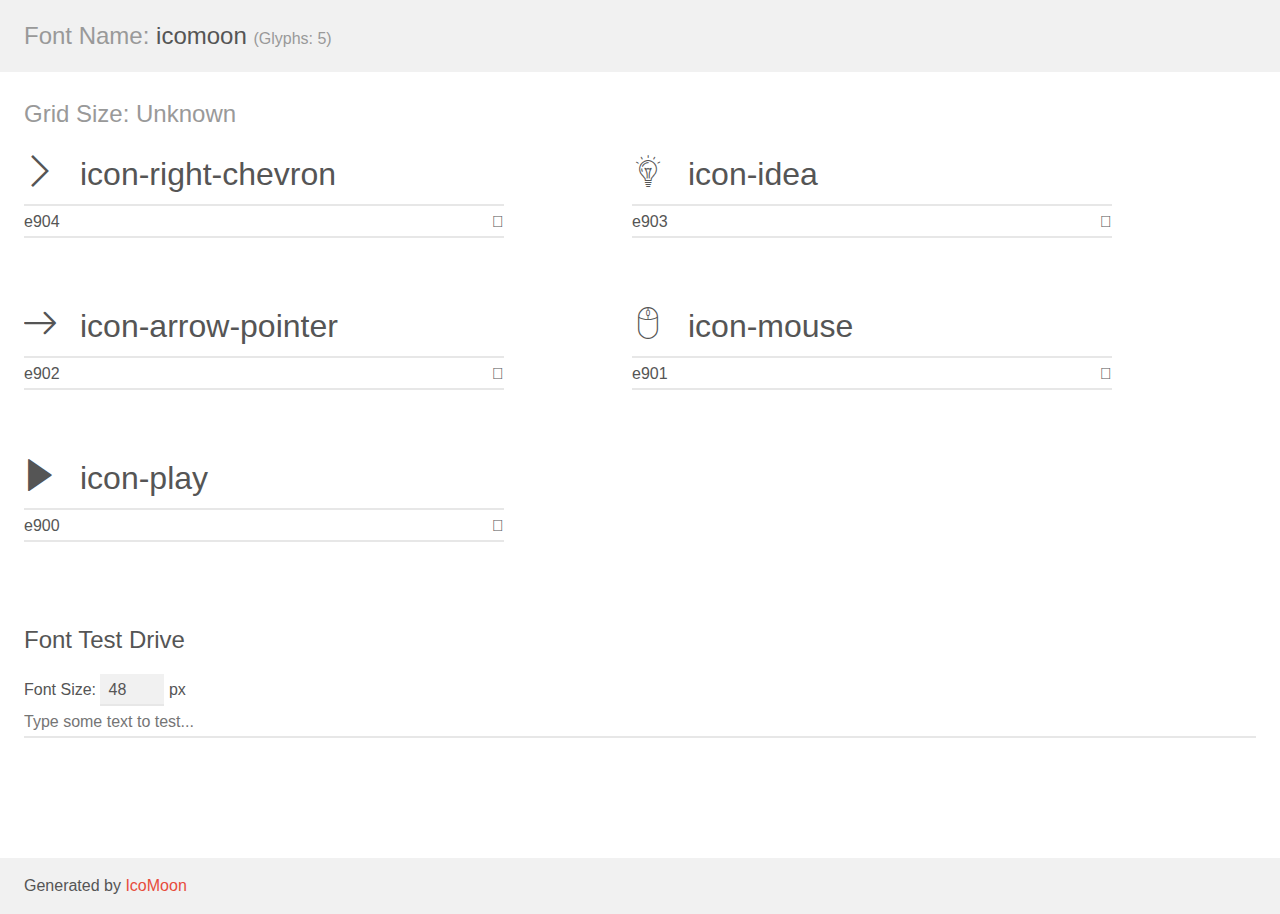
<file: assets/fonts/icomoon/demo.html>
<!doctype html>
<html>
<head>
    <meta charset="utf-8">
    <title>IcoMoon Demo</title>
    <meta name="description" content="An Icon Font Generated By IcoMoon.io">
    <meta name="viewport" content="width=device-width, initial-scale=1">
    <link rel="stylesheet" href="demo-files/demo.css">
    <link rel="stylesheet" href="style.css"></head>
<body>
    <div class="bgc1 clearfix">
        <h1 class="mhmm mvm"><span class="fgc1">Font Name:</span> icomoon <small class="fgc1">(Glyphs:&nbsp;5)</small></h1>
    </div>
    <div class="clearfix mhl ptl">
        <h1 class="mvm mtn fgc1">Grid Size: Unknown</h1>
        <div class="glyph fs1">
            <div class="clearfix bshadow0 pbs">
                <span class="icon-right-chevron">
                
                </span>
                <span class="mls"> icon-right-chevron</span>
            </div>
            <fieldset class="fs0 size1of1 clearfix hidden-false">
                <input type="text" readonly value="e904" class="unit size1of2" />
                <input type="text" maxlength="1" readonly value="&#xe904;" class="unitRight size1of2 talign-right" />
            </fieldset>
            <div class="fs0 bshadow0 clearfix hidden-true">
                <span class="unit pvs fgc1">liga: </span>
                <input type="text" readonly value="" class="liga unitRight" />
            </div>
        </div>
        <div class="glyph fs1">
            <div class="clearfix bshadow0 pbs">
                <span class="icon-idea">
                
                </span>
                <span class="mls"> icon-idea</span>
            </div>
            <fieldset class="fs0 size1of1 clearfix hidden-false">
                <input type="text" readonly value="e903" class="unit size1of2" />
                <input type="text" maxlength="1" readonly value="&#xe903;" class="unitRight size1of2 talign-right" />
            </fieldset>
            <div class="fs0 bshadow0 clearfix hidden-true">
                <span class="unit pvs fgc1">liga: </span>
                <input type="text" readonly value="" class="liga unitRight" />
            </div>
        </div>
        <div class="glyph fs1">
            <div class="clearfix bshadow0 pbs">
                <span class="icon-arrow-pointer">
                
                </span>
                <span class="mls"> icon-arrow-pointer</span>
            </div>
            <fieldset class="fs0 size1of1 clearfix hidden-false">
                <input type="text" readonly value="e902" class="unit size1of2" />
                <input type="text" maxlength="1" readonly value="&#xe902;" class="unitRight size1of2 talign-right" />
            </fieldset>
            <div class="fs0 bshadow0 clearfix hidden-true">
                <span class="unit pvs fgc1">liga: </span>
                <input type="text" readonly value="" class="liga unitRight" />
            </div>
        </div>
        <div class="glyph fs1">
            <div class="clearfix bshadow0 pbs">
                <span class="icon-mouse">
                
                </span>
                <span class="mls"> icon-mouse</span>
            </div>
            <fieldset class="fs0 size1of1 clearfix hidden-false">
                <input type="text" readonly value="e901" class="unit size1of2" />
                <input type="text" maxlength="1" readonly value="&#xe901;" class="unitRight size1of2 talign-right" />
            </fieldset>
            <div class="fs0 bshadow0 clearfix hidden-true">
                <span class="unit pvs fgc1">liga: </span>
                <input type="text" readonly value="" class="liga unitRight" />
            </div>
        </div>
        <div class="glyph fs1">
            <div class="clearfix bshadow0 pbs">
                <span class="icon-play">
                
                </span>
                <span class="mls"> icon-play</span>
            </div>
            <fieldset class="fs0 size1of1 clearfix hidden-false">
                <input type="text" readonly value="e900" class="unit size1of2" />
                <input type="text" maxlength="1" readonly value="&#xe900;" class="unitRight size1of2 talign-right" />
            </fieldset>
            <div class="fs0 bshadow0 clearfix hidden-true">
                <span class="unit pvs fgc1">liga: </span>
                <input type="text" readonly value="" class="liga unitRight" />
            </div>
        </div>
    </div>

    <!--[if gt IE 8]><!-->
    <div class="mhl clearfix mbl">
        <h1>Font Test Drive</h1>
        <label>
            Font Size: <input id="fontSize" type="number" class="textbox0 mbm"
            min="8" value="48" />
            px
        </label>
        <input id="testText" type="text" class="phl size1of1 mvl"
        placeholder="Type some text to test..." value=""/>
        <div id="testDrive" class="icon-">&nbsp;
        </div>
    </div>
    <!--<![endif]-->
    <div class="bgc1 clearfix">
        <p class="mhl">Generated by <a href="https://icomoon.io/app">IcoMoon</a></p>
    </div>

    <script src="demo-files/demo.js"></script>
</body>
</html>
</file>
<file: assets/fonts/icomoon/demo-files/demo.css>
body {
  padding: 0;
  margin: 0;
  font-family: sans-serif;
  font-size: 1em;
  line-height: 1.5;
  color: #555;
  background: #fff;
}
h1 {
  font-size: 1.5em;
  font-weight: normal;
}
small {
  font-size: .66666667em;
}
a {
  color: #e74c3c;
  text-decoration: none;
}
a:hover, a:focus {
  box-shadow: 0 1px #e74c3c;
}
.bshadow0, input {
  box-shadow: inset 0 -2px #e7e7e7;
}
input:hover {
  box-shadow: inset 0 -2px #ccc;
}
input, fieldset {
  font-family: sans-serif;
  font-size: 1em;
  margin: 0;
  padding: 0;
  border: 0;
}
input {
  color: inherit;
  line-height: 1.5;
  height: 1.5em;
  padding: .25em 0;
}
input:focus {
  outline: none;
  box-shadow: inset 0 -2px #449fdb;
}
.glyph {
  font-size: 16px;
  width: 15em;
  padding-bottom: 1em;
  margin-right: 4em;
  margin-bottom: 1em;
  float: left;
  overflow: hidden;
}
.liga {
  width: 80%;
  width: calc(100% - 2.5em);
}
.talign-right {
  text-align: right;
}
.talign-center {
  text-align: center;
}
.bgc1 {
  background: #f1f1f1;
}
.fgc1 {
  color: #999;
}
.fgc0 {
  color: #000;
}
p {
  margin-top: 1em;
  margin-bottom: 1em;
}
.mvm {
  margin-top: .75em;
  margin-bottom: .75em;
}
.mtn {
  margin-top: 0;
}
.mtl, .mal {
  margin-top: 1.5em;
}
.mbl, .mal {
  margin-bottom: 1.5em;
}
.mal, .mhl {
  margin-left: 1.5em;
  margin-right: 1.5em;
}
.mhmm {
  margin-left: 1em;
  margin-right: 1em;
}
.mls {
  margin-left: .25em;
}
.ptl {
  padding-top: 1.5em;
}
.pbs, .pvs {
  padding-bottom: .25em;
}
.pvs, .pts {
  padding-top: .25em;
}
.unit {
  float: left;
}
.unitRight {
  float: right;
}
.size1of2 {
  width: 50%;
}
.size1of1 {
  width: 100%;
}
.clearfix:before, .clearfix:after {
  content: " ";
  display: table;
}
.clearfix:after {
  clear: both;
}
.hidden-true {
  display: none;
}
.textbox0 {
  width: 3em;
  background: #f1f1f1;
  padding: .25em .5em;
  line-height: 1.5;
  height: 1.5em;
}
#testDrive {
  display: block;
  padding-top: 24px;
  line-height: 1.5;
}
.fs0 {
  font-size: 16px;
}
.fs1 {
  font-size: 32px;
}
</file>
<file: assets/fonts/icomoon/style.css>
@font-face {
  font-family: 'icomoon';
  src:  url('fonts/icomoon.eot?faljnx');
  src:  url('fonts/icomoon.eot?faljnx#iefix') format('embedded-opentype'),
    url('fonts/icomoon.ttf?faljnx') format('truetype'),
    url('fonts/icomoon.woff?faljnx') format('woff'),
    url('fonts/icomoon.svg?faljnx#icomoon') format('svg');
  font-weight: normal;
  font-style: normal;
}

[class^="icon-"], [class*=" icon-"] {
  /* use !important to prevent issues with browser extensions that change fonts */
  font-family: 'icomoon' !important;
  speak: none;
  font-style: normal;
  font-weight: normal;
  font-variant: normal;
  text-transform: none;
  line-height: 1;

  /* Better Font Rendering =========== */
  -webkit-font-smoothing: antialiased;
  -moz-osx-font-smoothing: grayscale;
}

.icon-right-chevron:before {
  content: "\e904";
}
.icon-idea:before {
  content: "\e903";
}
.icon-arrow-pointer:before {
  content: "\e902";
}
.icon-mouse:before {
  content: "\e901";
}
.icon-play:before {
  content: "\e900";
}
</file>
